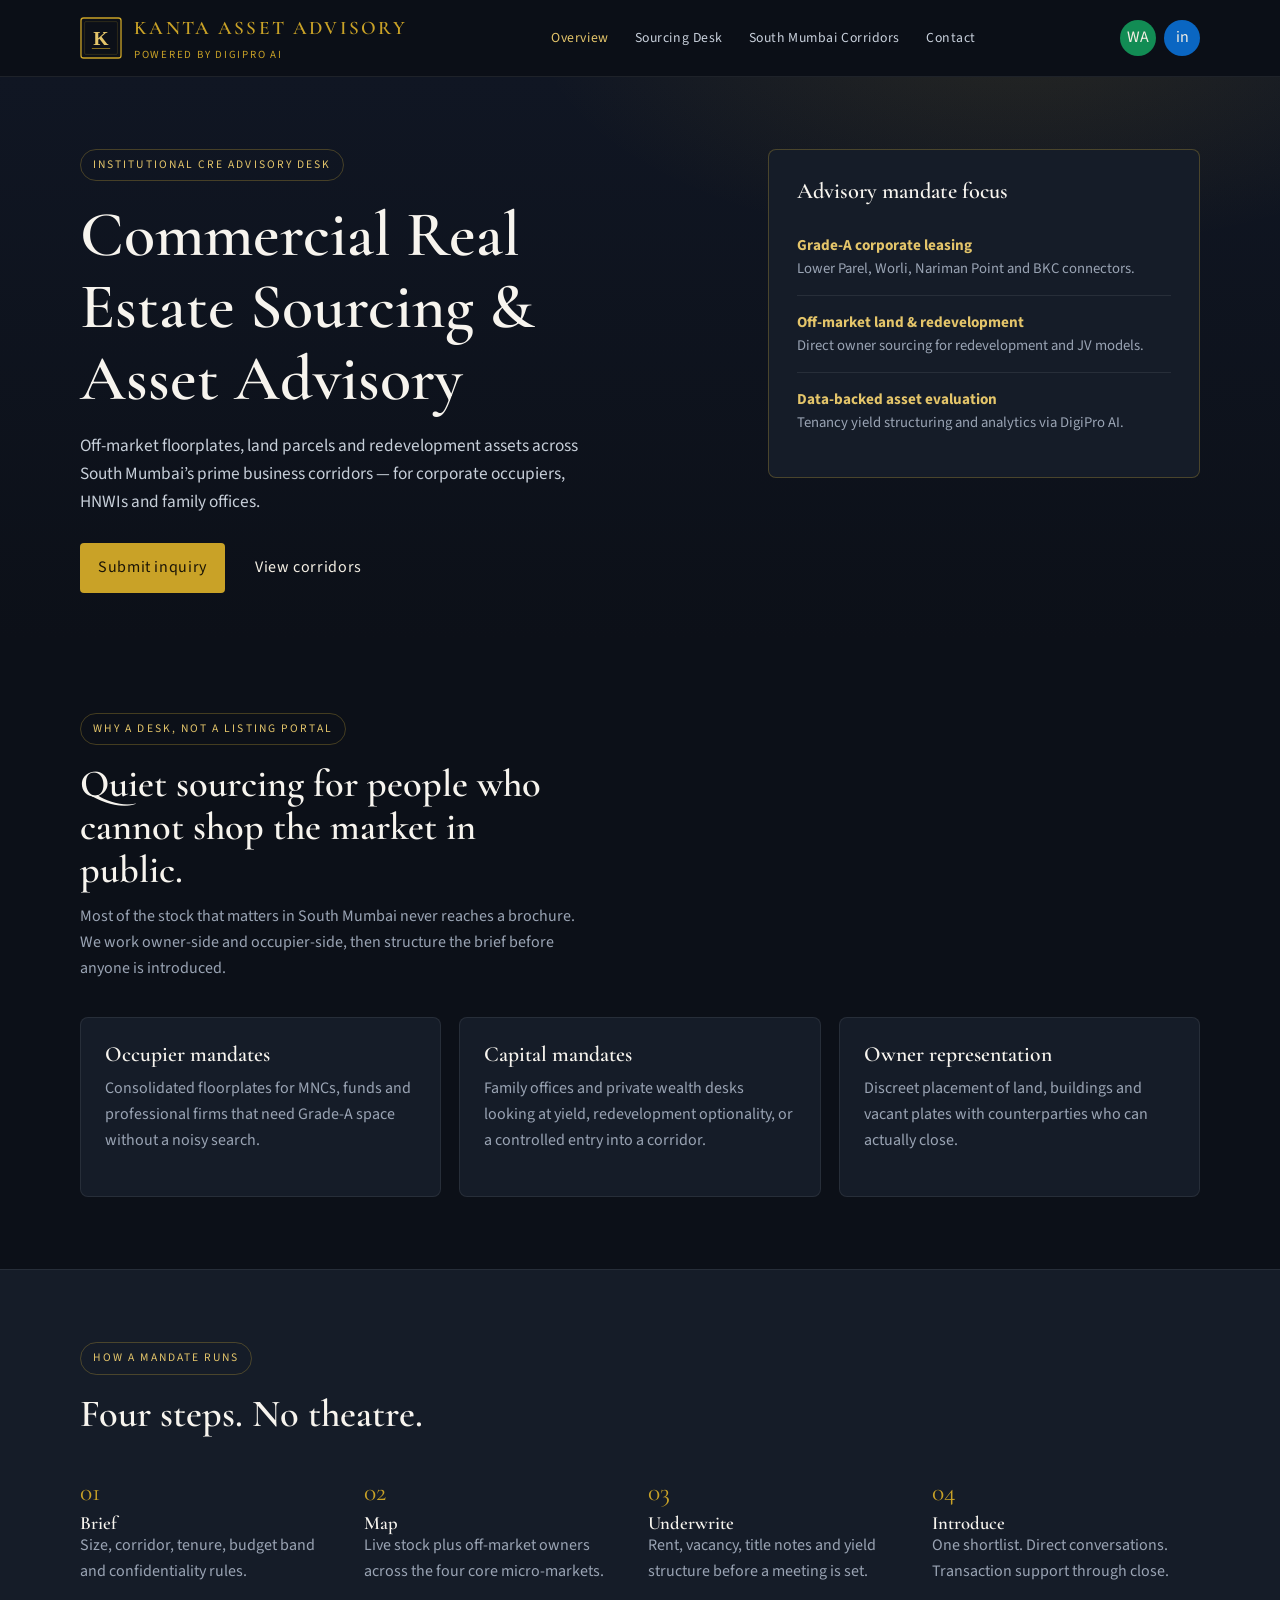
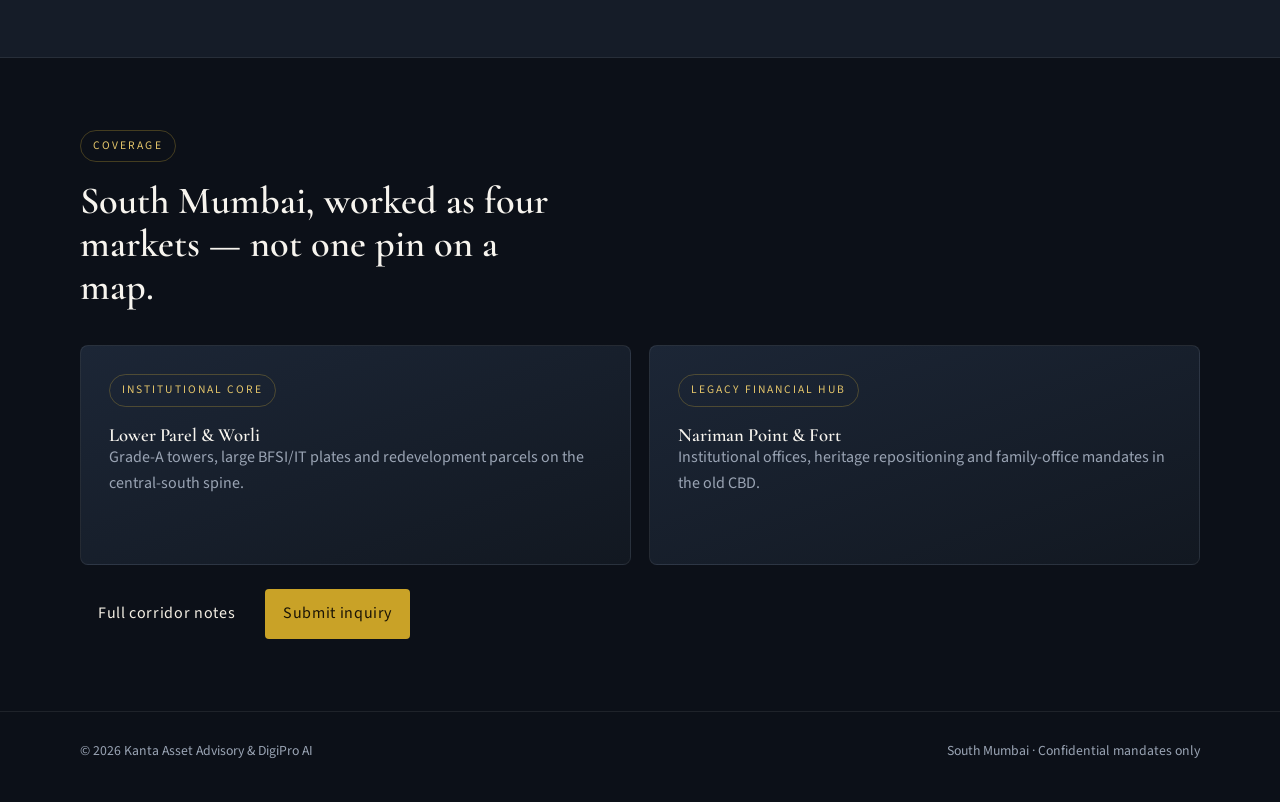
<file: index.html>
<!DOCTYPE html>
<html lang="en">
<head>
  <meta charset="UTF-8">
  <meta name="viewport" content="width=device-width, initial-scale=1.0">
  <title>Kanta Asset Advisory | Institutional CRE Sourcing, South Mumbai</title>
  <meta name="description" content="Off-market commercial floorplates, land parcels and redevelopment assets across South Mumbai. Confidential mandates for corporates, HNWIs and family offices.">
  <link rel="preconnect" href="https://fonts.googleapis.com">
  <link rel="preconnect" href="https://fonts.gstatic.com" crossorigin>
  <link href="https://fonts.googleapis.com/css2?family=Cormorant+Garamond:wght@500;600;700&family=Source+Sans+3:wght@400;500;600&display=swap" rel="stylesheet">
  <link rel="stylesheet" href="styles.css">
</head>
<body>
  <header class="topbar">
    <div class="wrap nav">
      <a class="brand" href="index.html">
        <img src="logo.svg" alt="Kanta Asset Advisory">
        <span class="brand-text">
          <strong>KANTA ASSET ADVISORY</strong>
          <span>Powered by DigiPro AI</span>
        </span>
      </a>
      <nav class="links" id="navLinks">
        <a class="active" href="index.html">Overview</a>
        <a href="sourcing-desk.html">Sourcing Desk</a>
        <a href="coverage.html">South Mumbai Corridors</a>
        <a href="contact.html">Contact</a>
      </nav>
      <div class="nav-cta">
        <a class="icon-btn wa" href="https://wa.me/919004099113" aria-label="WhatsApp">WA</a>
        <a class="icon-btn in" href="https://www.linkedin.com/in/kanta-cre" aria-label="LinkedIn">in</a>
        <button class="menu-btn" type="button" data-menu>MENU</button>
      </div>
    </div>
  </header>

  <section class="hero">
    <div class="wrap hero-grid">
      <div>
        <p class="kicker">Institutional CRE Advisory Desk</p>
        <h1>Commercial Real Estate Sourcing &amp; Asset Advisory</h1>
        <p class="lede">Off-market floorplates, land parcels and redevelopment assets across South Mumbai’s prime business corridors — for corporate occupiers, HNWIs and family offices.</p>
        <div class="actions">
          <button class="btn btn-gold" type="button" data-open-mandate>Submit inquiry</button>
          <a class="btn btn-ghost" href="coverage.html">View corridors</a>
        </div>
      </div>
      <aside class="mandate">
        <h3>Advisory mandate focus</h3>
        <div class="item">
          <strong>Grade-A corporate leasing</strong>
          <p>Lower Parel, Worli, Nariman Point and BKC connectors.</p>
        </div>
        <div class="item">
          <strong>Off-market land &amp; redevelopment</strong>
          <p>Direct owner sourcing for redevelopment and JV models.</p>
        </div>
        <div class="item">
          <strong>Data-backed asset evaluation</strong>
          <p>Tenancy yield structuring and analytics via DigiPro AI.</p>
        </div>
      </aside>
    </div>
  </section>

  <section>
    <div class="wrap">
      <div class="section-head">
        <p class="kicker">Why a desk, not a listing portal</p>
        <h2>Quiet sourcing for people who cannot shop the market in public.</h2>
        <p class="muted">Most of the stock that matters in South Mumbai never reaches a brochure. We work owner-side and occupier-side, then structure the brief before anyone is introduced.</p>
      </div>
      <div class="cards">
        <article class="card">
          <h3>Occupier mandates</h3>
          <p class="muted">Consolidated floorplates for MNCs, funds and professional firms that need Grade-A space without a noisy search.</p>
        </article>
        <article class="card">
          <h3>Capital mandates</h3>
          <p class="muted">Family offices and private wealth desks looking at yield, redevelopment optionality, or a controlled entry into a corridor.</p>
        </article>
        <article class="card">
          <h3>Owner representation</h3>
          <p class="muted">Discreet placement of land, buildings and vacant plates with counterparties who can actually close.</p>
        </article>
      </div>
    </div>
  </section>

  <section class="band">
    <div class="wrap">
      <div class="section-head">
        <p class="kicker">How a mandate runs</p>
        <h2>Four steps. No theatre.</h2>
      </div>
      <div class="steps">
        <div class="step"><div class="num">01</div><h3>Brief</h3><p class="muted">Size, corridor, tenure, budget band and confidentiality rules.</p></div>
        <div class="step"><div class="num">02</div><h3>Map</h3><p class="muted">Live stock plus off-market owners across the four core micro-markets.</p></div>
        <div class="step"><div class="num">03</div><h3>Underwrite</h3><p class="muted">Rent, vacancy, title notes and yield structure before a meeting is set.</p></div>
        <div class="step"><div class="num">04</div><h3>Introduce</h3><p class="muted">One shortlist. Direct conversations. Transaction support through close.</p></div>
      </div>
    </div>
  </section>

  <section>
    <div class="wrap">
      <div class="section-head">
        <p class="kicker">Coverage</p>
        <h2>South Mumbai, worked as four markets — not one pin on a map.</h2>
      </div>
      <div class="corridors">
        <article class="corridor">
          <p class="kicker">Institutional core</p>
          <h3>Lower Parel &amp; Worli</h3>
          <p class="muted">Grade-A towers, large BFSI/IT plates and redevelopment parcels on the central-south spine.</p>
        </article>
        <article class="corridor">
          <p class="kicker">Legacy financial hub</p>
          <h3>Nariman Point &amp; Fort</h3>
          <p class="muted">Institutional offices, heritage repositioning and family-office mandates in the old CBD.</p>
        </article>
      </div>
      <div class="actions" style="margin-top:24px">
        <a class="btn btn-ghost" href="coverage.html">Full corridor notes</a>
        <button class="btn btn-gold" type="button" data-open-mandate>Submit inquiry</button>
      </div>
    </div>
  </section>

  <footer>
    <div class="wrap foot">
      <div>© 2026 Kanta Asset Advisory &amp; DigiPro AI</div>
      <div>South Mumbai · Confidential mandates only</div>
    </div>
  </footer>

  <div class="modal hidden" id="mandateModal">
    <div class="modal-card">
      <button class="close" type="button" data-close-mandate aria-label="Close">×</button>
      <div class="modal-scroll">
        <p class="kicker">Confidential desk</p>
        <h2>Enquiry</h2>
        <form class="form" action="https://formspree.io/f/maenolzv" method="POST" data-formspree>
          <input type="hidden" name="_subject" value="South Mumbai CRE inquiry">
          <label>Name<input name="name" required></label>
          <label>Organisation<input name="organisation"></label>
          <label>Email<input type="email" name="email" required></label>
          <label>Phone<input name="phone"></label>
          <label>Inquiry type
            <select name="mandate">
              <option>Corporate leasing</option>
              <option>Acquisition</option>
              <option>Land / redevelopment</option>
              <option>Owner representation</option>
            </select>
          </label>
          <label>Brief<textarea name="message" placeholder="Corridor, size, timing, confidentiality notes."></textarea></label>
          <p data-status class="muted"></p>
          <button class="btn btn-gold" type="submit">Submit inquiry</button>
        </form>
      </div>
    </div>
  </div>
  <script src="script.js"></script>
</body>
</html>
</file>
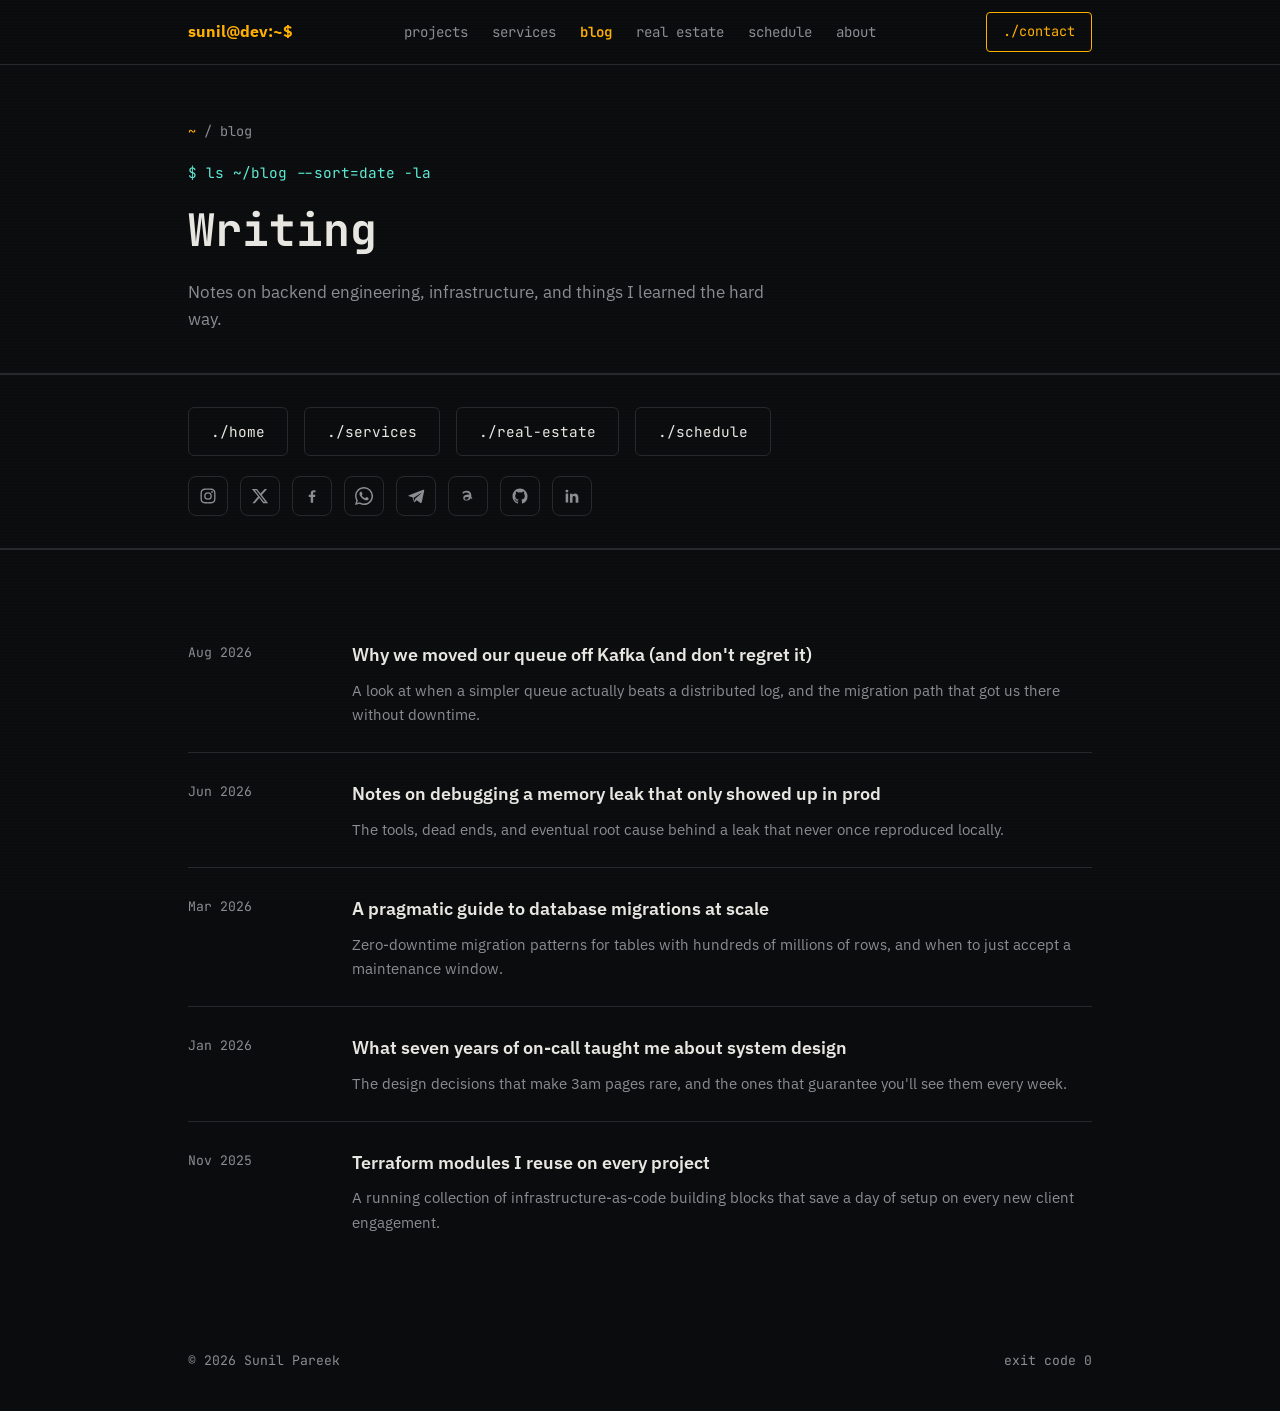
<file: blog.html>
<!DOCTYPE html>
<html lang="en">
<head>
<meta charset="UTF-8">
<meta name="viewport" content="width=device-width, initial-scale=1.0">
<title>Blog — Sunil Pareek</title>
<!-- Google tag (gtag.js) -->
<script async src="https://www.googletagmanager.com/gtag/js?id=G-QWC25E918B"></script>
<script>
  window.dataLayer = window.dataLayer || [];
  function gtag(){dataLayer.push(arguments);}
  gtag("js", new Date());
  gtag("config", "G-QWC25E918B");
</script>
<link rel="stylesheet" href="style.css">
</head>
<body>

<nav>
  <div class="wrap">
    <div class="logo">sunil@dev:~$</div>
    <ul class="navlinks">
      <li><a href="index.html#projects">projects</a></li>
      <li><a href="services.html">services</a></li>
      <li><a href="blog.html" class="active">blog</a></li>
      <li><a href="real-estate.html">real estate</a></li>
      <li><a href="schedule.html">schedule</a></li>
      <li><a href="index.html#about">about</a></li>
    </ul>
    <a class="navcta" href="index.html#contact">./contact</a>
  </div>
</nav>

<header class="page-hero">
  <div class="wrap">
    <div class="breadcrumb"><a href="index.html">~</a> / blog</div>
    <div class="eyebrow">$ ls ~/blog --sort=date -la</div>
    <h1>Writing</h1>
    <p class="lede">Notes on backend engineering, infrastructure, and things I learned the hard way.</p>
  </div>
</header>
<section class="section" style="padding:32px 0; border-bottom:1px solid var(--line);">
  <div class="wrap">
    <div class="actions-row">
      <div style="display:flex; gap:16px; flex-wrap:wrap;">
        <a class="btn btn-outline" href="index.html">./home</a>
        <a class="btn btn-outline" href="services.html">./services</a>
        <a class="btn btn-outline" href="real-estate.html">./real-estate</a>
        <a class="btn btn-outline" href="schedule.html">./schedule</a>
      </div>
      <div class="social-row">
        <a class="social-icon" href="https://instagram.com/graciasneil" target="_blank" rel="noopener" aria-label="Instagram">
          <svg viewBox="0 0 24 24"><path d="M12 2c-2.72 0-3.06.01-4.12.06-1.06.05-1.79.22-2.43.47a4.9 4.9 0 0 0-1.77 1.15A4.9 4.9 0 0 0 2.53 5.45c-.25.64-.42 1.37-.47 2.43C2.01 8.94 2 9.28 2 12s.01 3.06.06 4.12c.05 1.06.22 1.79.47 2.43a4.9 4.9 0 0 0 1.15 1.77 4.9 4.9 0 0 0 1.77 1.15c.64.25 1.37.42 2.43.47C8.94 21.99 9.28 22 12 22s3.06-.01 4.12-.06c1.06-.05 1.79-.22 2.43-.47a4.9 4.9 0 0 0 1.77-1.15 4.9 4.9 0 0 0 1.15-1.77c.25-.64.42-1.37.47-2.43.05-1.06.06-1.4.06-4.12s-.01-3.06-.06-4.12c-.05-1.06-.22-1.79-.47-2.43a4.9 4.9 0 0 0-1.15-1.77A4.9 4.9 0 0 0 18.55 2.53c-.64-.25-1.37-.42-2.43-.47C15.06 2.01 14.72 2 12 2zm0 1.8c2.67 0 2.99.01 4.04.06.98.04 1.5.21 1.86.35.47.18.8.4 1.15.75.35.35.57.68.75 1.15.14.36.31.88.35 1.86.05 1.05.06 1.37.06 4.04s-.01 2.99-.06 4.04c-.04.98-.21 1.5-.35 1.86-.18.47-.4.8-.75 1.15-.35.35-.68.57-1.15.75-.36.14-.88.31-1.86.35-1.05.05-1.37.06-4.04.06s-2.99-.01-4.04-.06c-.98-.04-1.5-.21-1.86-.35a3.1 3.1 0 0 1-1.15-.75 3.1 3.1 0 0 1-.75-1.15c-.14-.36-.31-.88-.35-1.86-.05-1.05-.06-1.37-.06-4.04s.01-2.99.06-4.04c.04-.98.21-1.5.35-1.86.18-.47.4-.8.75-1.15.35-.35.68-.57 1.15-.75.36-.14.88-.31 1.86-.35 1.05-.05 1.37-.06 4.04-.06zm0 3.06a5.14 5.14 0 1 0 0 10.28 5.14 5.14 0 0 0 0-10.28zm0 8.48a3.34 3.34 0 1 1 0-6.68 3.34 3.34 0 0 1 0 6.68zm6.54-8.68a1.2 1.2 0 1 1-2.4 0 1.2 1.2 0 0 1 2.4 0z"/></svg>
        </a>
        <a class="social-icon" href="https://x.com/kglit" target="_blank" rel="noopener" aria-label="X (Twitter)">
          <svg viewBox="0 0 24 24"><path d="M18.24 2.5h3.27l-7.15 8.17L22.8 21.5h-6.6l-5.17-6.76-5.92 6.76H1.83l7.65-8.74L1.2 2.5h6.77l4.67 6.18L18.24 2.5zm-1.15 17h1.81L7.02 4.4H5.08l12 15.1z"/></svg>
        </a>
        <a class="social-icon" href="https://www.facebook.com/digitalmold/" target="_blank" rel="noopener" aria-label="Facebook">
          <svg viewBox="0 0 24 24"><path d="M13.5 21v-7.7h2.6l.4-3h-3v-1.9c0-.87.24-1.46 1.5-1.46h1.6V4.3c-.28-.04-1.23-.12-2.34-.12-2.32 0-3.9 1.4-3.9 4v2.24H7.7v3h2.6V21h3.2z"/></svg>
        </a>
        <a class="social-icon" href="https://wa.me/919004099113" target="_blank" rel="noopener" aria-label="WhatsApp">
          <svg viewBox="0 0 24 24"><path d="M17.5 14.4c-.3-.15-1.77-.87-2.04-.97-.27-.1-.47-.15-.67.15-.2.3-.77.97-.94 1.17-.17.2-.35.22-.65.07-.3-.15-1.26-.46-2.4-1.47-.9-.8-1.5-1.78-1.67-2.08-.17-.3-.02-.46.13-.6.14-.14.3-.35.45-.52.15-.17.2-.3.3-.5.1-.2.05-.37-.02-.52-.07-.15-.67-1.6-.92-2.2-.24-.58-.48-.5-.67-.5-.17 0-.37-.02-.57-.02-.2 0-.52.07-.8.37-.27.3-1.05 1.02-1.05 2.5s1.08 2.9 1.23 3.1c.15.2 2.13 3.25 5.16 4.56.72.31 1.28.5 1.72.64.72.23 1.38.2 1.9.12.58-.09 1.77-.72 2.02-1.42.25-.7.25-1.3.17-1.42-.07-.12-.27-.2-.57-.35zM12.02 22h-.01a9.9 9.9 0 0 1-5.05-1.38l-.36-.22-3.76.99 1-3.66-.24-.37A9.9 9.9 0 0 1 2 12.05C2 6.5 6.5 2 12.03 2A9.9 9.9 0 0 1 22 12.02c0 5.55-4.5 10-9.98 9.98zm8.48-18.5A11.8 11.8 0 0 0 12.03.15C5.4.15.06 5.48.06 12.05a11.9 11.9 0 0 0 1.63 6.04L0 24l6.07-1.6a11.94 11.94 0 0 0 5.95 1.6h.01c6.63 0 12-5.33 12-11.93a11.9 11.9 0 0 0-3.53-8.57z"/></svg>
        </a>
        <a class="social-icon" href="https://t.me/NeilGracias" target="_blank" rel="noopener" aria-label="Telegram">
          <svg viewBox="0 0 24 24"><path d="M21.5 3.5 2.7 10.9c-1.15.47-1.14 1.12-.21 1.4l4.8 1.5 1.85 5.66c.22.6.37.83.75.83.3 0 .43-.14.6-.3l2.5-2.4 4.9 3.6c.9.5 1.55.24 1.78-.83l3.2-15.1c.32-1.3-.5-1.9-1.37-1.55zM8.6 14.5l9.6-6.1c.45-.28.86-.13.52.18l-7.9 7.2-.3 3.3z"/></svg>
        </a>
        <a class="social-icon" href="https://www.threads.net/@graciasneil" target="_blank" rel="noopener" aria-label="Threads">
          <svg viewBox="0 0 24 24"><path d="M16.5 11.4c-.1-4.1-2.4-6.5-6.4-6.5-2.6 0-4.7 1.1-5.8 3l1.8 1.2c.7-1.2 1.9-1.9 3.9-1.9 2.4 0 3.6 1.2 3.9 3.1-1-.15-2.1-.2-3.2-.1-3.2.25-5.2 1.9-5.1 4.3.1 2.4 2.3 3.8 5 3.65 2.3-.13 3.9-1.3 4.5-3.1.4.3.7.6.9 1l1.9-1.2c-.4-.6-.9-1.15-1.5-1.6.05-.6.05-1.2.02-1.85zm-6.2 5.5c-1.5.08-2.7-.5-2.75-1.6-.05-1.05 1.1-1.75 2.85-1.85.5-.03 1-.02 1.5.04.4.05.75.13 1.05.24-.2 2.1-1.3 3.1-2.65 3.17z"/></svg>
        </a>
        <a class="social-icon" href="https://github.com/digiproinfotech" target="_blank" rel="noopener" aria-label="GitHub">
          <svg viewBox="0 0 24 24"><path d="M12 2C6.48 2 2 6.58 2 12.2c0 4.5 2.87 8.32 6.84 9.67.5.1.68-.22.68-.49v-1.9c-2.78.62-3.37-1.2-3.37-1.2-.46-1.2-1.11-1.52-1.11-1.52-.9-.63.07-.62.07-.62 1 .07 1.53 1.05 1.53 1.05.9 1.56 2.36 1.11 2.93.85.09-.66.35-1.11.63-1.37-2.22-.26-4.56-1.14-4.56-5.07 0-1.12.39-2.03 1.03-2.75-.1-.26-.45-1.3.1-2.7 0 0 .84-.27 2.75 1.05a9.4 9.4 0 0 1 5 0c1.9-1.32 2.75-1.05 2.75-1.05.55 1.4.2 2.44.1 2.7.64.72 1.03 1.63 1.03 2.75 0 3.94-2.34 4.8-4.57 5.06.36.32.68.94.68 1.9v2.82c0 .27.18.6.69.49A10.02 10.02 0 0 0 22 12.2C22 6.58 17.52 2 12 2z"/></svg>
        </a>
        <a class="social-icon" href="https://linkedin.com/in/digiproinfotech" target="_blank" rel="noopener" aria-label="LinkedIn">
          <svg viewBox="0 0 24 24"><path d="M6.94 8.5H3.56V20.5h3.38V8.5zM5.25 3.5a1.96 1.96 0 1 0 0 3.92 1.96 1.96 0 0 0 0-3.92zM20.5 20.5v-6.6c0-3.53-1.88-5.17-4.4-5.17-2.02 0-2.93 1.11-3.43 1.9v-1.63h-3.38c.05 1 0 12 0 12h3.38v-6.7c0-.36.03-.72.13-.98.29-.72.94-1.47 2.04-1.47 1.44 0 2.02 1.1 2.02 2.7v6.45h3.64z"/></svg>
        </a>
      </div>
    </div>
  </div>
</section>

<section class="section">
  <div class="wrap">
    <div class="blog-full-list">
      <a class="blog-full-post" href="#">
        <span class="date">Aug 2026</span>
        <div>
          <h3>Why we moved our queue off Kafka (and don't regret it)</h3>
          <p>A look at when a simpler queue actually beats a distributed log, and the migration path that got us there without downtime.</p>
        </div>
      </a>
      <a class="blog-full-post" href="#">
        <span class="date">Jun 2026</span>
        <div>
          <h3>Notes on debugging a memory leak that only showed up in prod</h3>
          <p>The tools, dead ends, and eventual root cause behind a leak that never once reproduced locally.</p>
        </div>
      </a>
      <a class="blog-full-post" href="#">
        <span class="date">Mar 2026</span>
        <div>
          <h3>A pragmatic guide to database migrations at scale</h3>
          <p>Zero-downtime migration patterns for tables with hundreds of millions of rows, and when to just accept a maintenance window.</p>
        </div>
      </a>
      <a class="blog-full-post" href="#">
        <span class="date">Jan 2026</span>
        <div>
          <h3>What seven years of on-call taught me about system design</h3>
          <p>The design decisions that make 3am pages rare, and the ones that guarantee you'll see them every week.</p>
        </div>
      </a>
      <a class="blog-full-post" href="#">
        <span class="date">Nov 2025</span>
        <div>
          <h3>Terraform modules I reuse on every project</h3>
          <p>A running collection of infrastructure-as-code building blocks that save a day of setup on every new client engagement.</p>
        </div>
      </a>
    </div>
  </div>
</section>

<footer>
  <div class="wrap" style="display:flex; justify-content:space-between; width:100%; flex-wrap:wrap; gap:8px;">
    <span>© 2026 Sunil Pareek</span>
    <span>exit code 0</span>
  </div>
</footer>

</body>
</html>
</file>
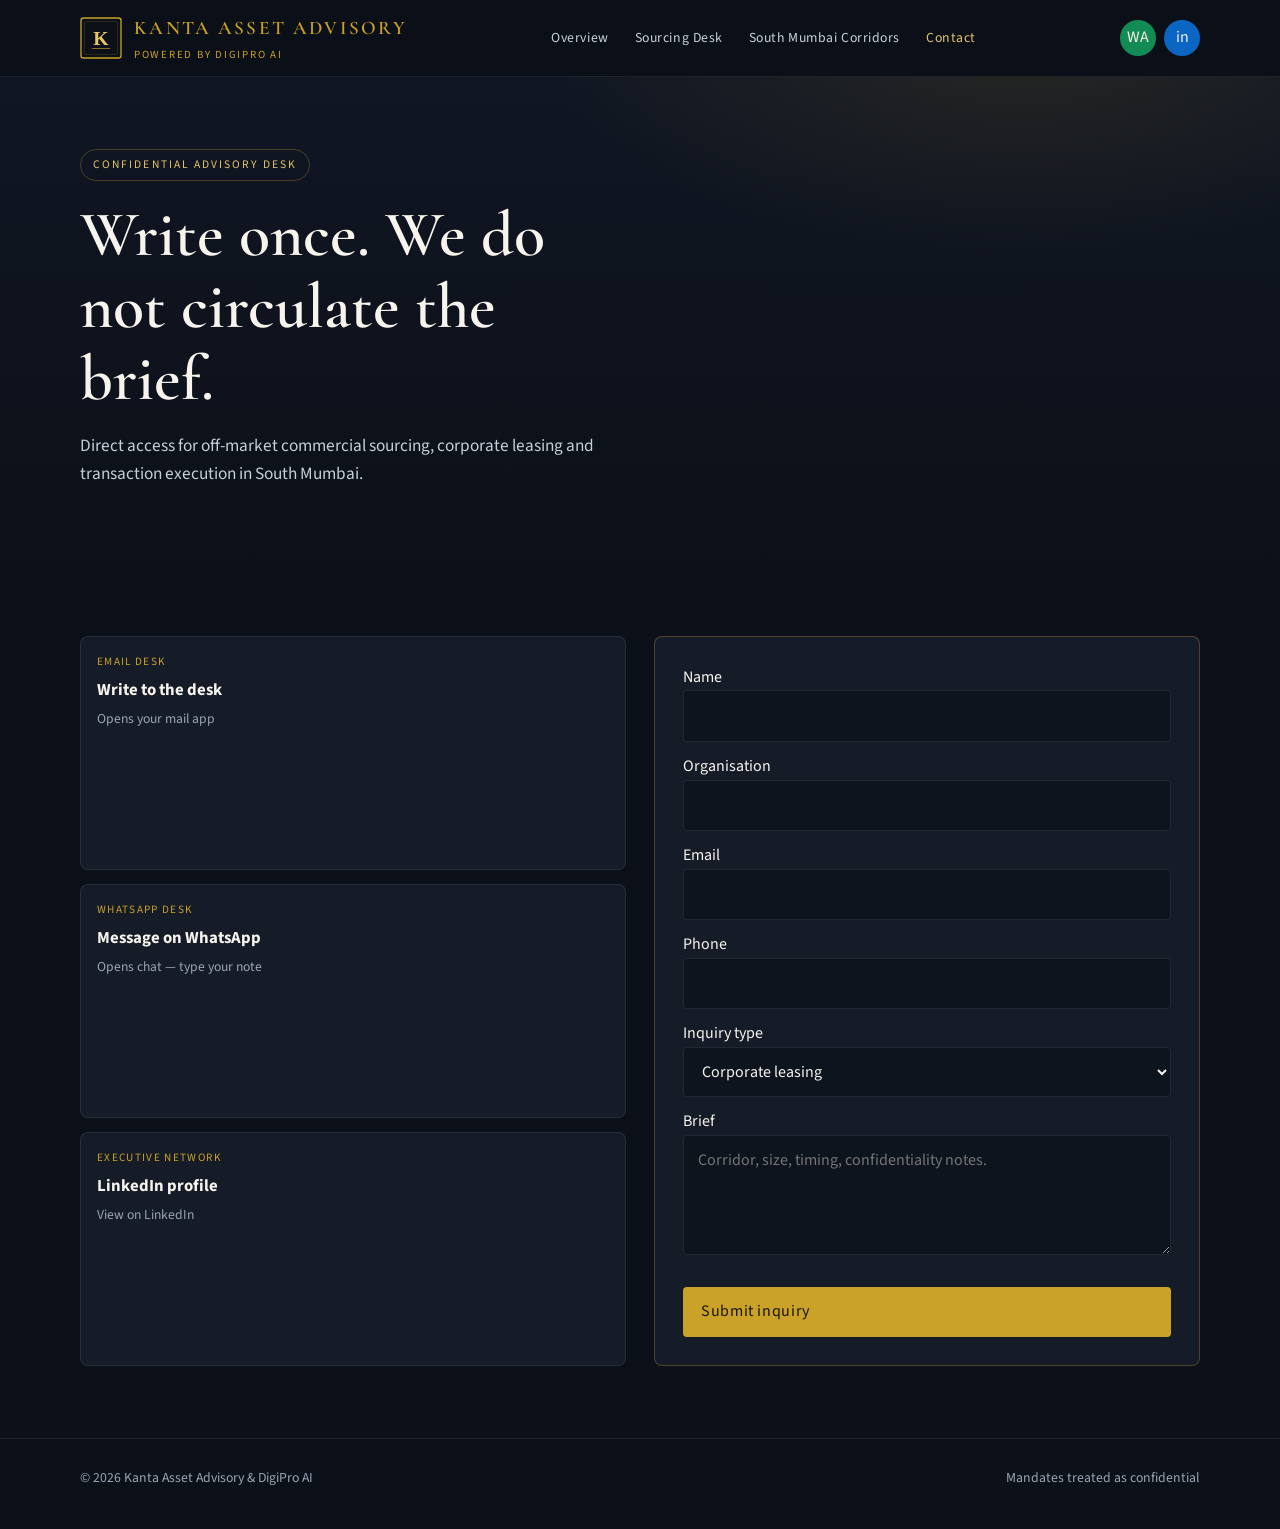
<file: contact.html>
<!DOCTYPE html>
<html lang="en">
<head>
  <meta charset="UTF-8">
  <meta name="viewport" content="width=device-width, initial-scale=1.0">
  <title>Confidential Desk | Kanta Asset Advisory</title>
  <meta name="description" content="Direct advisory access for off-market commercial sourcing and corporate leasing in South Mumbai.">
  <link rel="preconnect" href="https://fonts.googleapis.com">
  <link rel="preconnect" href="https://fonts.gstatic.com" crossorigin>
  <link href="https://fonts.googleapis.com/css2?family=Cormorant+Garamond:wght@500;600;700&family=Source+Sans+3:wght@400;500;600&display=swap" rel="stylesheet">
  <link rel="stylesheet" href="styles.css">
</head>
<body>
  <header class="topbar">
    <div class="wrap nav">
      <a class="brand" href="index.html">
        <img src="logo.svg" alt="Kanta Asset Advisory">
        <span class="brand-text">
          <strong>KANTA ASSET ADVISORY</strong>
          <span>Powered by DigiPro AI</span>
        </span>
      </a>
      <nav class="links" id="navLinks">
        <a href="index.html">Overview</a>
        <a href="sourcing-desk.html">Sourcing Desk</a>
        <a href="coverage.html">South Mumbai Corridors</a>
        <a class="active" href="contact.html">Contact</a>
      </nav>
      <div class="nav-cta">
        <a class="icon-btn wa" href="https://wa.me/919004099113" aria-label="WhatsApp">WA</a>
        <a class="icon-btn in" href="https://www.linkedin.com/in/kanta-cre" aria-label="LinkedIn">in</a>
        <button class="menu-btn" type="button" data-menu>MENU</button>
      </div>
    </div>
  </header>

  <section class="hero">
    <div class="wrap">
      <p class="kicker">Confidential advisory desk</p>
      <h1>Write once. We do not circulate the brief.</h1>
      <p class="lede">Direct access for off-market commercial sourcing, corporate leasing and transaction execution in South Mumbai.</p>
    </div>
  </section>

  <section>
    <div class="wrap contact-grid">
      <div class="contact-list">
        <a class="desk-btn" href="mailto:sunil@digiproai.com">
          <small>Email desk</small>
          <strong>Write to the desk</strong>
          <span class="desk-hint">Opens your mail app</span>
        </a>
        <a class="desk-btn desk-wa" href="https://wa.me/919004099113">
          <small>WhatsApp desk</small>
          <strong>Message on WhatsApp</strong>
          <span class="desk-hint">Opens chat — type your note</span>
        </a>
        <a class="desk-btn" href="https://www.linkedin.com/in/kanta-cre">
          <small>Executive network</small>
          <strong>LinkedIn profile</strong>
          <span class="desk-hint">View on LinkedIn</span>
        </a>
      </div>
      <form class="form" action="https://formspree.io/f/maenolzv" method="POST" data-formspree>
        <input type="hidden" name="_subject" value="South Mumbai CRE inquiry">
        <label>Name<input name="name" required></label>
        <label>Organisation<input name="organisation"></label>
        <label>Email<input type="email" name="email" required></label>
        <label>Phone<input name="phone"></label>
        <label>Inquiry type
          <select name="mandate">
            <option>Corporate leasing</option>
            <option>Acquisition</option>
            <option>Land / redevelopment</option>
            <option>Owner representation</option>
          </select>
        </label>
        <label>Brief<textarea name="message" placeholder="Corridor, size, timing, confidentiality notes."></textarea></label>
        <p data-status class="muted"></p>
        <button class="btn btn-gold" type="submit">Submit inquiry</button>
      </form>
    </div>
  </section>

  <footer>
    <div class="wrap foot">
      <div>© 2026 Kanta Asset Advisory &amp; DigiPro AI</div>
      <div>Mandates treated as confidential</div>
    </div>
  </footer>
  <script src="script.js"></script>
</body>
</html>
</file>
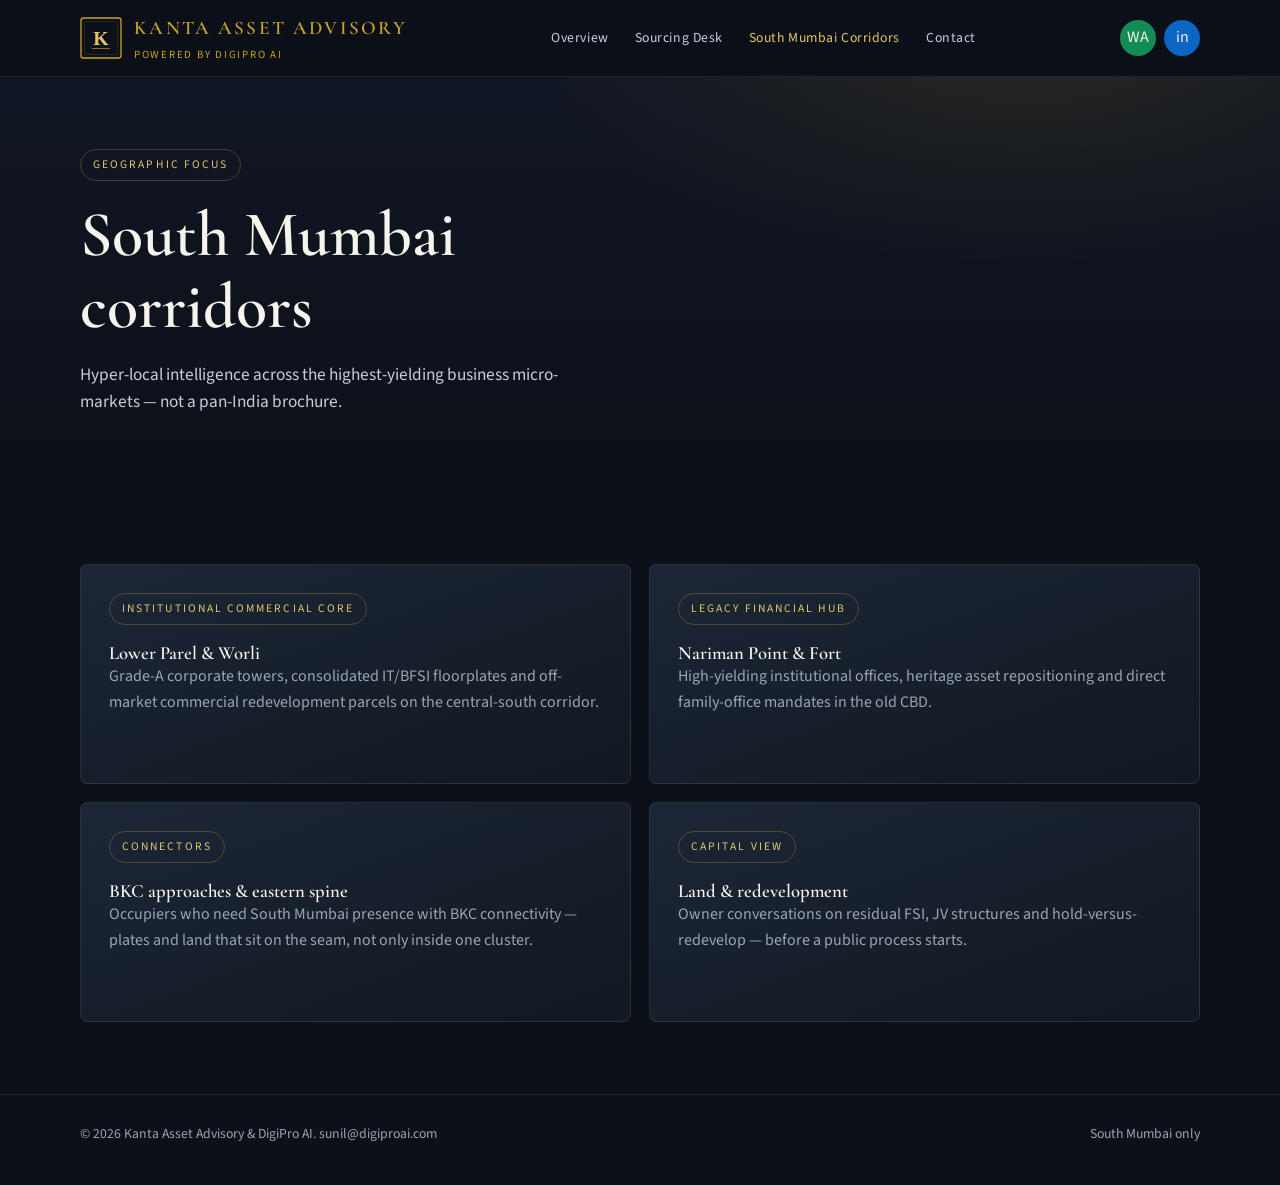
<file: coverage.html>
<!DOCTYPE html>
<html lang="en">
<head>
  <meta charset="UTF-8">
  <meta name="viewport" content="width=device-width, initial-scale=1.0">
  <title>South Mumbai Corridors | Kanta Asset Advisory</title>
  <meta name="description" content="Hyper-local coverage of Lower Parel, Worli, Nariman Point, Fort and BKC connectors.">
  <link rel="preconnect" href="https://fonts.googleapis.com">
  <link rel="preconnect" href="https://fonts.gstatic.com" crossorigin>
  <link href="https://fonts.googleapis.com/css2?family=Cormorant+Garamond:wght@500;600;700&family=Source+Sans+3:wght@400;500;600&display=swap" rel="stylesheet">
  <link rel="stylesheet" href="styles.css">
</head>
<body>
  <header class="topbar">
    <div class="wrap nav">
      <a class="brand" href="index.html">
        <img src="logo.svg" alt="Kanta Asset Advisory">
        <span class="brand-text">
          <strong>KANTA ASSET ADVISORY</strong>
          <span>Powered by DigiPro AI</span>
        </span>
      </a>
      <nav class="links" id="navLinks">
        <a href="index.html">Overview</a>
        <a href="sourcing-desk.html">Sourcing Desk</a>
        <a class="active" href="coverage.html">South Mumbai Corridors</a>
        <a href="contact.html">Contact</a>
      </nav>
      <div class="nav-cta">
        <a class="icon-btn wa" href="https://wa.me/919004099113?text=Inquiry%20regarding%20South%20Mumbai%20CRE%20Mandate" aria-label="WhatsApp">WA</a>
        <a class="icon-btn in" href="https://www.linkedin.com/in/kanta-cre" aria-label="LinkedIn">in</a>
        <button class="menu-btn" type="button" data-menu>MENU</button>
      </div>
    </div>
  </header>

  <section class="hero">
    <div class="wrap">
      <p class="kicker">Geographic focus</p>
      <h1>South Mumbai corridors</h1>
      <p class="lede">Hyper-local intelligence across the highest-yielding business micro-markets — not a pan-India brochure.</p>
    </div>
  </section>

  <section>
    <div class="wrap corridors">
      <article class="corridor">
        <p class="kicker">Institutional commercial core</p>
        <h3>Lower Parel &amp; Worli</h3>
        <p class="muted">Grade-A corporate towers, consolidated IT/BFSI floorplates and off-market commercial redevelopment parcels on the central-south corridor.</p>
      </article>
      <article class="corridor">
        <p class="kicker">Legacy financial hub</p>
        <h3>Nariman Point &amp; Fort</h3>
        <p class="muted">High-yielding institutional offices, heritage asset repositioning and direct family-office mandates in the old CBD.</p>
      </article>
      <article class="corridor">
        <p class="kicker">Connectors</p>
        <h3>BKC approaches &amp; eastern spine</h3>
        <p class="muted">Occupiers who need South Mumbai presence with BKC connectivity — plates and land that sit on the seam, not only inside one cluster.</p>
      </article>
      <article class="corridor">
        <p class="kicker">Capital view</p>
        <h3>Land &amp; redevelopment</h3>
        <p class="muted">Owner conversations on residual FSI, JV structures and hold-versus-redevelop — before a public process starts.</p>
      </article>
    </div>
  </section>

  <footer>
    <div class="wrap foot">
      <div>© 2026 Kanta Asset Advisory &amp; DigiPro AI. <a href="mailto:sunil@digiproai.com">sunil@digiproai.com</a></div>
      <div>South Mumbai only</div>
    </div>
  </footer>
  <script src="script.js"></script>
</body>
</html>
</file>
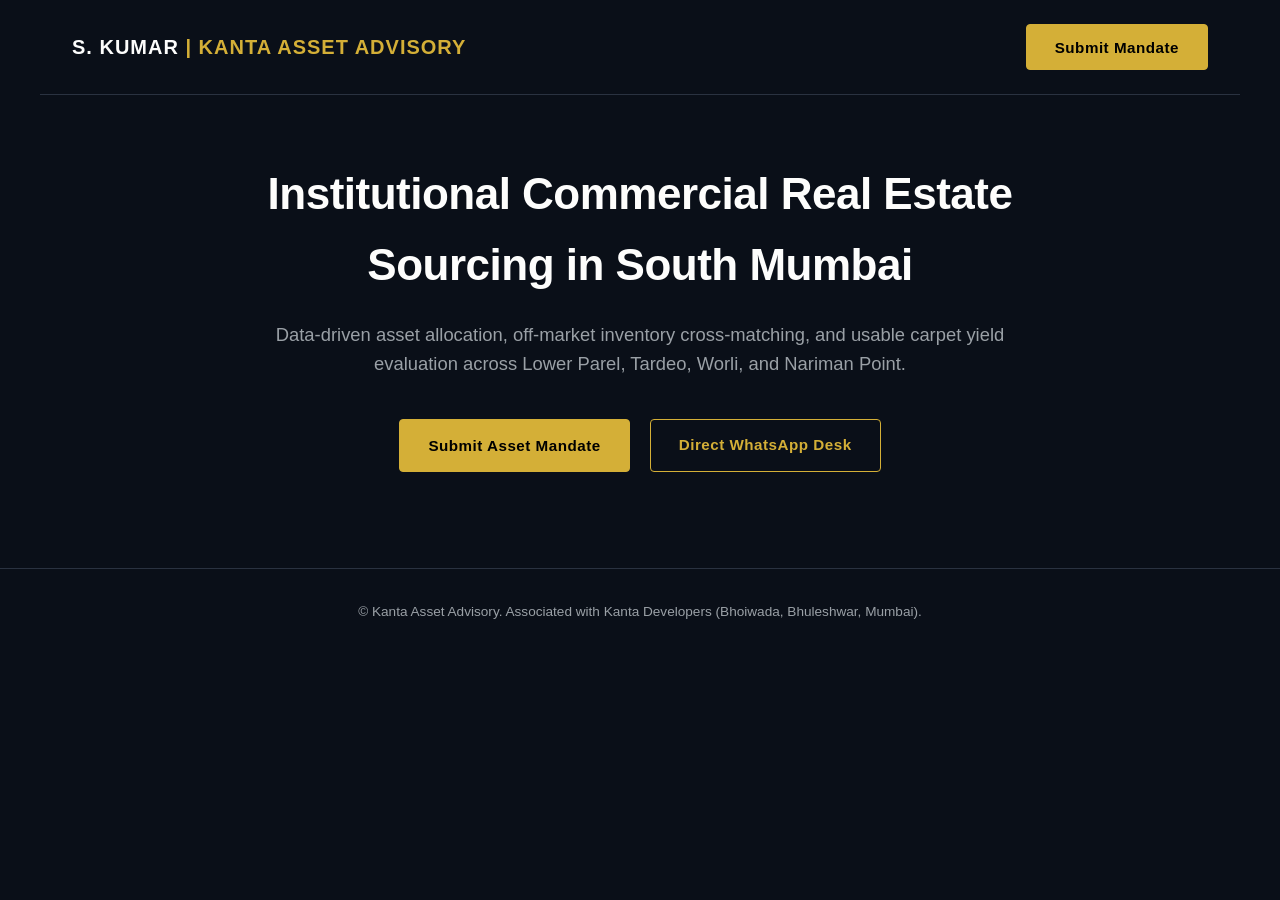
<file: index2.html>
<!DOCTYPE html>
<html lang="en">
<head>
    <meta charset="UTF-8">
    <meta name="viewport" content="width=device-width, initial-scale=1.0">
    <title>Kanta Asset Advisory | Institutional CRE Sourcing</title>
    <style>
        /* Modern CSS Reset & Design Variables */
        :root {
            --bg-color: #0a0f18;       /* Matte Charcoal Black */
            --card-bg: #121824;      /* Slightly Lighter Charcoal */
            --accent-gold: #d4af37;  /* Premium Metallic Gold */
            --gold-hover: #f3c649;   /* Bright Gold Hover */
            --text-main: #fdfdfc;    /* Off-White Canvas */
            --text-muted: #9aa0a6;   /* Muted Grey */
            --border-color: #2a3240; /* Subtle Divider */
        }

        * {
            box-sizing: border-box;
            margin: 0;
            padding: 0;
            font-family: -apple-system, BlinkMacSystemFont, "Segoe UI", Roboto, Helvetica, Arial, sans-serif;
        }

        body {
            background-color: var(--bg-color);
            color: var(--text-main);
            line-height: 1.6;
            padding: 0;
            margin: 0;
        }

        /* Container & Navigation */
        header {
            border-bottom: 1px solid var(--border-color);
            padding: 1.5rem 2rem;
            display: flex;
            justify-content: space-between;
            align-items: center;
            max-width: 1200px;
            margin: 0 auto;
        }

        .brand {
            font-size: 1.25rem;
            font-weight: 700;
            letter-spacing: 1px;
            color: var(--text-main);
        }

        .brand span {
            color: var(--accent-gold);
        }

        .nav-actions {
            display: flex;
            gap: 1rem;
        }

        /* Hero Section */
        .hero {
            max-width: 1000px;
            margin: 4rem auto;
            padding: 0 2rem;
            text-align: center;
        }

        .hero h1 {
            font-size: 2.75rem;
            font-weight: 600;
            letter-spacing: -0.5px;
            margin-bottom: 1.25rem;
            color: var(--text-main);
        }

        .hero p {
            font-size: 1.15rem;
            color: var(--text-muted);
            max-width: 750px;
            margin: 0 auto 2.5rem auto;
        }

        /* Button Framework - High Contrast & Guaranteed Visibility */
        .btn {
            display: inline-block;
            cursor: pointer;
            text-decoration: none;
            font-size: 0.95rem;
            font-weight: 600;
            letter-spacing: 0.5px;
            padding: 0.85rem 1.75rem;
            border-radius: 4px;
            transition: all 0.2s ease-in-out;
            border: 1px solid transparent;
            text-align: center;
            visibility: visible !important;
            opacity: 1 !important;
        }

        .btn-primary {
            background-color: var(--accent-gold);
            color: #000000;
            border-color: var(--accent-gold);
        }

        .btn-primary:hover {
            background-color: var(--gold-hover);
            border-color: var(--gold-hover);
        }

        .btn-secondary {
            background-color: transparent;
            color: var(--accent-gold);
            border-color: var(--accent-gold);
        }

        .btn-secondary:hover {
            background-color: rgba(212, 175, 55, 0.1);
        }

        .cta-group {
            display: flex;
            justify-content: center;
            gap: 1.25rem;
            flex-wrap: wrap;
        }

        /* Lead Capture Modal Overlay */
        .modal-overlay {
            display: none; /* Hidden by default */
            position: fixed;
            top: 0;
            left: 0;
            width: 100%;
            height: 100%;
            background-color: rgba(0, 0, 0, 0.85);
            z-index: 9999;
            align-items: center;
            justify-content: center;
            padding: 1rem;
        }

        .modal-content {
            background-color: var(--card-bg);
            border: 1px solid var(--accent-gold);
            border-radius: 6px;
            width: 100%;
            max-width: 500px;
            padding: 2.5rem;
            position: relative;
            box-shadow: 0 10px 30px rgba(0,0,0,0.5);
        }

        .modal-close {
            position: absolute;
            top: 1rem;
            right: 1.25rem;
            background: none;
            border: none;
            color: var(--text-muted);
            font-size: 1.5rem;
            cursor: pointer;
        }

        .form-group {
            margin-bottom: 1.25rem;
            text-align: left;
        }

        .form-group label {
            display: block;
            font-size: 0.85rem;
            color: var(--text-muted);
            margin-bottom: 0.4rem;
            text-transform: uppercase;
            letter-spacing: 0.5px;
        }

        .form-group input, .form-group textarea {
            width: 100%;
            padding: 0.75rem;
            background-color: var(--bg-color);
            border: 1px solid var(--border-color);
            border-radius: 4px;
            color: var(--text-main);
            font-size: 0.95rem;
        }

        .form-group input:focus, .form-group textarea:focus {
            outline: none;
            border-color: var(--accent-gold);
        }

        #form-status {
            margin-top: 1rem;
            font-size: 0.9rem;
            text-align: center;
        }

        /* Footer */
        footer {
            border-top: 1px solid var(--border-color);
            padding: 2rem;
            text-align: center;
            font-size: 0.85rem;
            color: var(--text-muted);
            margin-top: 6rem;
        }
    </style>
</head>
<body>

    <header>
        <div class="brand">S. KUMAR <span>| KANTA ASSET ADVISORY</span></div>
        <div class="nav-actions">
            <button class="btn btn-primary" onclick="openModal()">Submit Mandate</button>
        </div>
    </header>

    <section class="hero">
        <h1>Institutional Commercial Real Estate Sourcing in South Mumbai</h1>
        <p>Data-driven asset allocation, off-market inventory cross-matching, and usable carpet yield evaluation across Lower Parel, Tardeo, Worli, and Nariman Point.</p>
        
        <div class="cta-group">
            <button class="btn btn-primary" onclick="openModal()">Submit Asset Mandate</button>
            <a href="https://wa.me/919004099113?text=Hello%20S.%20Kumar,%20I%20would%20like%20to%20discuss%20a%20commercial%20asset%20mandate." class="btn btn-secondary" target="_blank">Direct WhatsApp Desk</a>
        </div>
    </section>

    <!-- Lead Capture Modal -->
    <div class="modal-overlay" id="mandateModal">
        <div class="modal-content">
            <button class="modal-close" onclick="closeModal()">&times;</button>
            <h3 style="margin-bottom: 0.5rem; color: var(--accent-gold);">Commercial Asset Mandate</h3>
            <p style="font-size: 0.85rem; color: var(--text-muted); margin-bottom: 1.5rem;">Submit your corporate acquisition or leasing requirements directly to our primary sourcing desk.</p>
            
            <form id="mandateForm">
                <div class="form-group">
                    <label for="name">Full Name / Organization</label>
                    <input type="text" id="name" name="name" required placeholder="e.g., Apex Financial Services">
                </div>
                <div class="form-group">
                    <label for="email">Corporate Email</label>
                    <input type="email" id="email" name="email" required placeholder="name@company.com">
                </div>
                <div class="form-group">
                    <label for="phone">Direct Contact Number</label>
                    <input type="tel" id="phone" name="phone" required placeholder="+91 98765 43210">
                </div>
                <div class="form-group">
                    <label for="requirements">Asset Requirements (Micro-Market, Carpet Area, Timeline)</label>
                    <textarea id="requirements" name="requirements" rows="3" required placeholder="e.g., 15,000 sq. ft. Grade-A space in Lower Parel / Worli within Q4 2026."></textarea>
                </div>
                
                <button type="submit" class="btn btn-primary" style="width: 100%;">Transmit Mandate</button>
                <div id="form-status"></div>
            </form>
        </div>
    </div>

    <footer>
        <p>&copy; Kanta Asset Advisory. Associated with Kanta Developers (Bhoiwada, Bhuleshwar, Mumbai).</p>
    </footer>

    <!-- Formspree & Modal JavaScript Logic -->
    <script>
        function openModal() {
            document.getElementById('mandateModal').style.display = 'flex';
        }

        function closeModal() {
            document.getElementById('mandateModal').style.display = 'none';
        }

        // Close modal if user clicks outside of modal content
        window.onclick = function(event) {
            const modal = document.getElementById('mandateModal');
            if (event.target === modal) {
                closeModal();
            }
        }

        // Vanilla JS Formspree AJAX Routing (Form ID Endpoint: maenolzv)
        const form = document.getElementById("mandateForm");
        const status = document.getElementById("form-status");

        async function handleSubmit(event) {
            event.preventDefault();
            const data = new FormData(event.target);
            
            status.style.color = "var(--text-muted)";
            status.innerHTML = "Transmitting mandate...";

            fetch("https://formspree.io/f/maenolzv", {
                method: "POST",
                body: data,
                headers: {
                    'Accept': 'application/json'
                }
            }).then(response => {
                if (response.ok) {
                    status.style.color = "var(--accent-gold)";
                    status.innerHTML = "Mandate received. Our sourcing desk will reach out within 24 hours.";
                    form.reset();
                    setTimeout(() => {
                        closeModal();
                        status.innerHTML = "";
                    }, 3000);
                } else {
                    response.json().then(data => {
                        status.style.color = "#ff4d4d";
                        if (Object.hasOwn(data, 'errors')) {
                            status.innerHTML = data["errors"].map(error => error["message"]).join(", ");
                        } else {
                            status.innerHTML = "Transmission error. Please try again or use direct WhatsApp.";
                        }
                    });
                }
            }).catch(error => {
                status.style.color = "#ff4d4d";
                status.innerHTML = "Transmission error. Please try again or use direct WhatsApp.";
            });
        }

        form.addEventListener("submit", handleSubmit);
    </script>
</body>
</html>
</file>
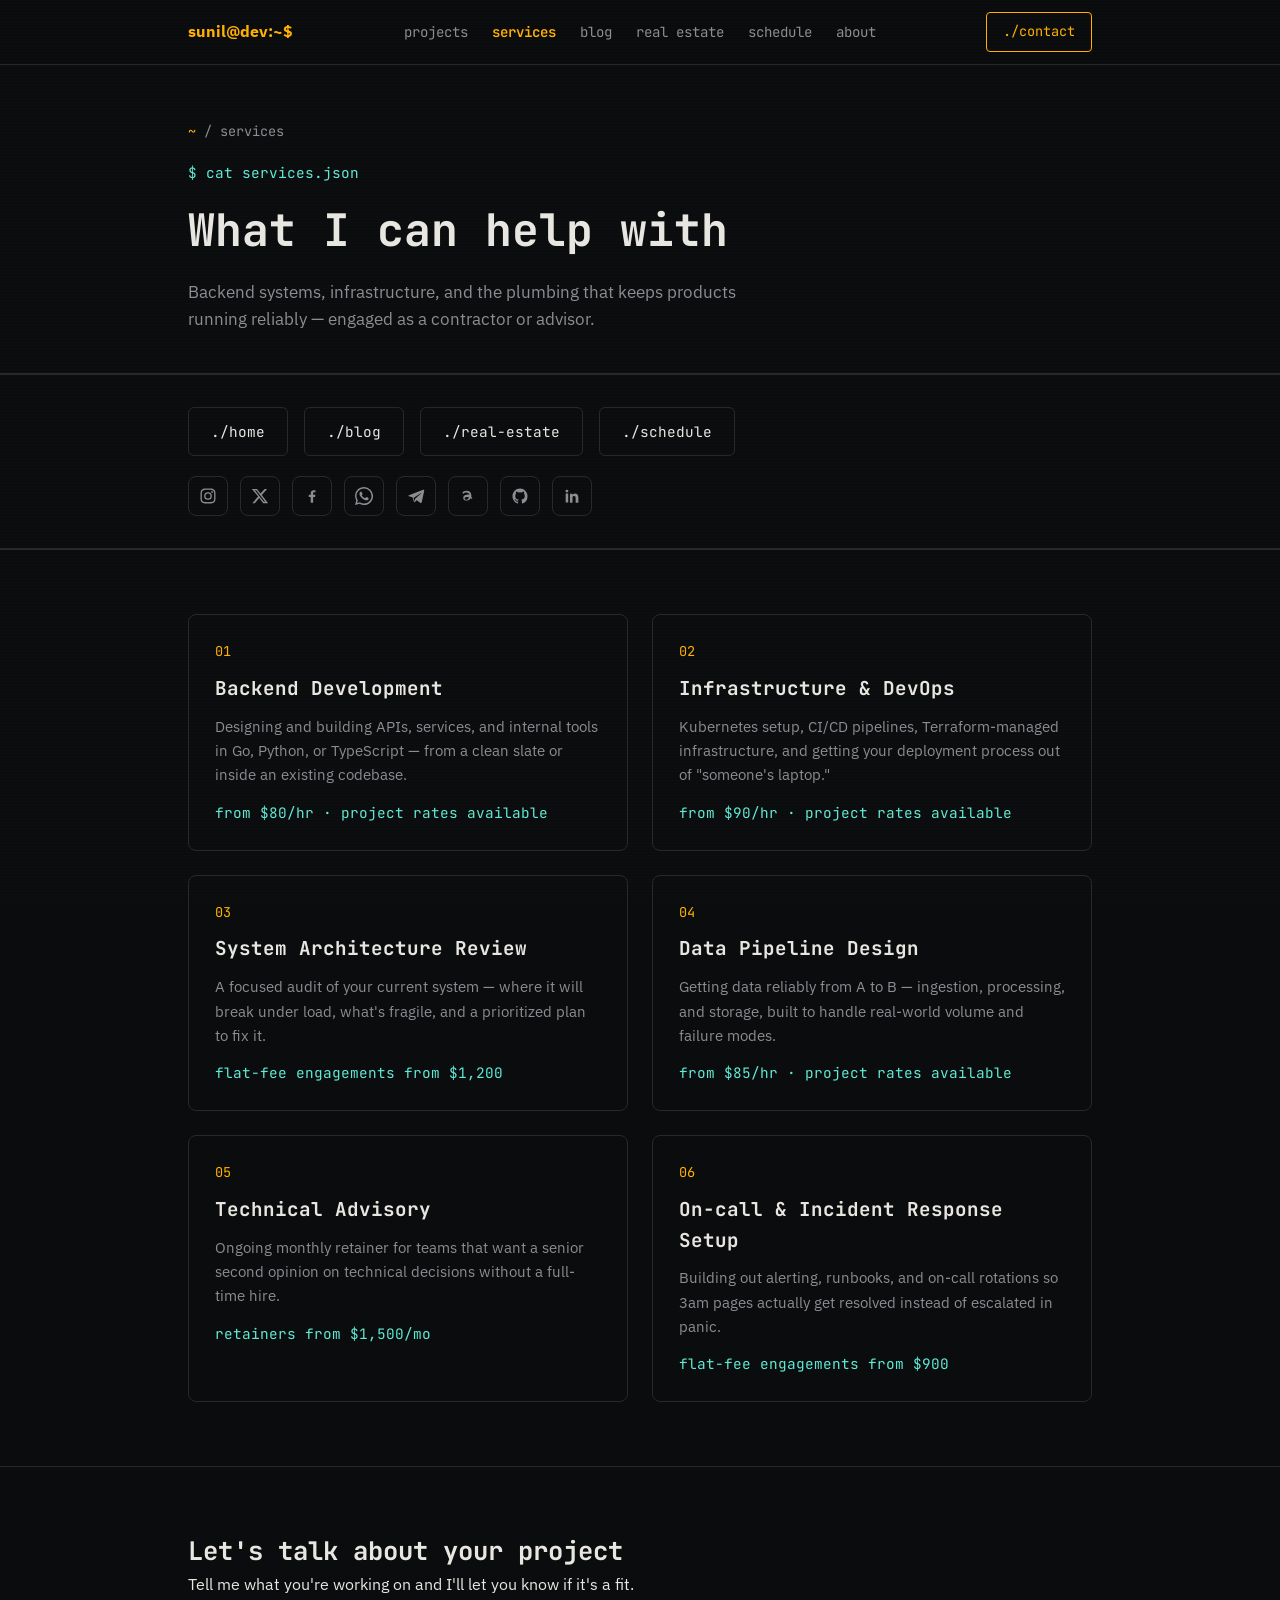
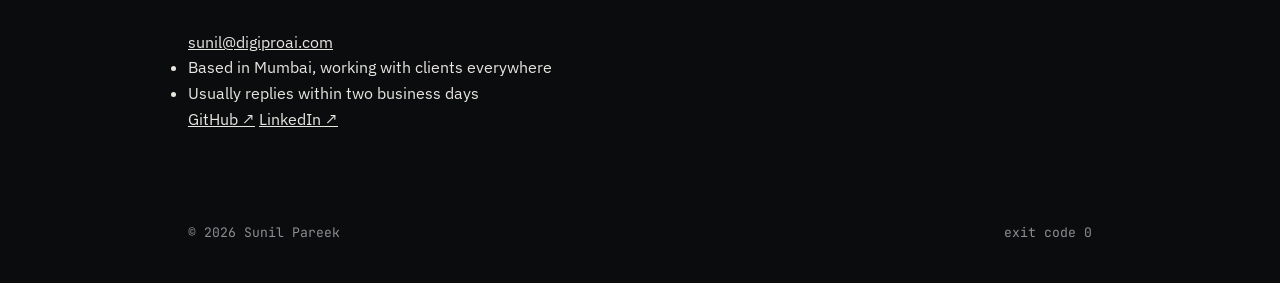
<file: services.html>
<!DOCTYPE html>
<html lang="en">
<head>
<meta charset="UTF-8">
<meta name="viewport" content="width=device-width, initial-scale=1.0">
<title>Services — Sunil Pareek</title>
<!-- Google tag (gtag.js) -->
<script async src="https://www.googletagmanager.com/gtag/js?id=G-QWC25E918B"></script>
<script>
  window.dataLayer = window.dataLayer || [];
  function gtag(){dataLayer.push(arguments);}
  gtag("js", new Date());
  gtag("config", "G-QWC25E918B");
</script>
<link rel="stylesheet" href="style.css">
</head>
<body>

<nav>
  <div class="wrap">
    <div class="logo">sunil@dev:~$</div>
    <ul class="navlinks">
      <li><a href="index.html#projects">projects</a></li>
      <li><a href="services.html" class="active">services</a></li>
      <li><a href="blog.html">blog</a></li>
      <li><a href="real-estate.html">real estate</a></li>
      <li><a href="schedule.html">schedule</a></li>
      <li><a href="index.html#about">about</a></li>
    </ul>
    <a class="navcta" href="index.html#contact">./contact</a>
  </div>
</nav>

<header class="page-hero">
  <div class="wrap">
    <div class="breadcrumb"><a href="index.html">~</a> / services</div>
    <div class="eyebrow">$ cat services.json</div>
    <h1>What I can help with</h1>
    <p class="lede">Backend systems, infrastructure, and the plumbing that keeps products running reliably — engaged as a contractor or advisor.</p>
  </div>
</header>
<section class="section" style="padding:32px 0; border-bottom:1px solid var(--line);">
  <div class="wrap">
    <div class="actions-row">
      <div style="display:flex; gap:16px; flex-wrap:wrap;">
        <a class="btn btn-outline" href="index.html">./home</a>
        <a class="btn btn-outline" href="blog.html">./blog</a>
        <a class="btn btn-outline" href="real-estate.html">./real-estate</a>
        <a class="btn btn-outline" href="schedule.html">./schedule</a>
      </div>
      <div class="social-row">
        <a class="social-icon" href="https://instagram.com/graciasneil" target="_blank" rel="noopener" aria-label="Instagram">
          <svg viewBox="0 0 24 24"><path d="M12 2c-2.72 0-3.06.01-4.12.06-1.06.05-1.79.22-2.43.47a4.9 4.9 0 0 0-1.77 1.15A4.9 4.9 0 0 0 2.53 5.45c-.25.64-.42 1.37-.47 2.43C2.01 8.94 2 9.28 2 12s.01 3.06.06 4.12c.05 1.06.22 1.79.47 2.43a4.9 4.9 0 0 0 1.15 1.77 4.9 4.9 0 0 0 1.77 1.15c.64.25 1.37.42 2.43.47C8.94 21.99 9.28 22 12 22s3.06-.01 4.12-.06c1.06-.05 1.79-.22 2.43-.47a4.9 4.9 0 0 0 1.77-1.15 4.9 4.9 0 0 0 1.15-1.77c.25-.64.42-1.37.47-2.43.05-1.06.06-1.4.06-4.12s-.01-3.06-.06-4.12c-.05-1.06-.22-1.79-.47-2.43a4.9 4.9 0 0 0-1.15-1.77A4.9 4.9 0 0 0 18.55 2.53c-.64-.25-1.37-.42-2.43-.47C15.06 2.01 14.72 2 12 2zm0 1.8c2.67 0 2.99.01 4.04.06.98.04 1.5.21 1.86.35.47.18.8.4 1.15.75.35.35.57.68.75 1.15.14.36.31.88.35 1.86.05 1.05.06 1.37.06 4.04s-.01 2.99-.06 4.04c-.04.98-.21 1.5-.35 1.86-.18.47-.4.8-.75 1.15-.35.35-.68.57-1.15.75-.36.14-.88.31-1.86.35-1.05.05-1.37.06-4.04.06s-2.99-.01-4.04-.06c-.98-.04-1.5-.21-1.86-.35a3.1 3.1 0 0 1-1.15-.75 3.1 3.1 0 0 1-.75-1.15c-.14-.36-.31-.88-.35-1.86-.05-1.05-.06-1.37-.06-4.04s.01-2.99.06-4.04c.04-.98.21-1.5.35-1.86.18-.47.4-.8.75-1.15.35-.35.68-.57 1.15-.75.36-.14.88-.31 1.86-.35 1.05-.05 1.37-.06 4.04-.06zm0 3.06a5.14 5.14 0 1 0 0 10.28 5.14 5.14 0 0 0 0-10.28zm0 8.48a3.34 3.34 0 1 1 0-6.68 3.34 3.34 0 0 1 0 6.68zm6.54-8.68a1.2 1.2 0 1 1-2.4 0 1.2 1.2 0 0 1 2.4 0z"/></svg>
        </a>
        <a class="social-icon" href="https://x.com/kglit" target="_blank" rel="noopener" aria-label="X (Twitter)">
          <svg viewBox="0 0 24 24"><path d="M18.24 2.5h3.27l-7.15 8.17L22.8 21.5h-6.6l-5.17-6.76-5.92 6.76H1.83l7.65-8.74L1.2 2.5h6.77l4.67 6.18L18.24 2.5zm-1.15 17h1.81L7.02 4.4H5.08l12 15.1z"/></svg>
        </a>
        <a class="social-icon" href="https://www.facebook.com/digitalmold/" target="_blank" rel="noopener" aria-label="Facebook">
          <svg viewBox="0 0 24 24"><path d="M13.5 21v-7.7h2.6l.4-3h-3v-1.9c0-.87.24-1.46 1.5-1.46h1.6V4.3c-.28-.04-1.23-.12-2.34-.12-2.32 0-3.9 1.4-3.9 4v2.24H7.7v3h2.6V21h3.2z"/></svg>
        </a>
        <a class="social-icon" href="https://wa.me/919004099113" target="_blank" rel="noopener" aria-label="WhatsApp">
          <svg viewBox="0 0 24 24"><path d="M17.5 14.4c-.3-.15-1.77-.87-2.04-.97-.27-.1-.47-.15-.67.15-.2.3-.77.97-.94 1.17-.17.2-.35.22-.65.07-.3-.15-1.26-.46-2.4-1.47-.9-.8-1.5-1.78-1.67-2.08-.17-.3-.02-.46.13-.6.14-.14.3-.35.45-.52.15-.17.2-.3.3-.5.1-.2.05-.37-.02-.52-.07-.15-.67-1.6-.92-2.2-.24-.58-.48-.5-.67-.5-.17 0-.37-.02-.57-.02-.2 0-.52.07-.8.37-.27.3-1.05 1.02-1.05 2.5s1.08 2.9 1.23 3.1c.15.2 2.13 3.25 5.16 4.56.72.31 1.28.5 1.72.64.72.23 1.38.2 1.9.12.58-.09 1.77-.72 2.02-1.42.25-.7.25-1.3.17-1.42-.07-.12-.27-.2-.57-.35zM12.02 22h-.01a9.9 9.9 0 0 1-5.05-1.38l-.36-.22-3.76.99 1-3.66-.24-.37A9.9 9.9 0 0 1 2 12.05C2 6.5 6.5 2 12.03 2A9.9 9.9 0 0 1 22 12.02c0 5.55-4.5 10-9.98 9.98zm8.48-18.5A11.8 11.8 0 0 0 12.03.15C5.4.15.06 5.48.06 12.05a11.9 11.9 0 0 0 1.63 6.04L0 24l6.07-1.6a11.94 11.94 0 0 0 5.95 1.6h.01c6.63 0 12-5.33 12-11.93a11.9 11.9 0 0 0-3.53-8.57z"/></svg>
        </a>
        <a class="social-icon" href="https://t.me/NeilGracias" target="_blank" rel="noopener" aria-label="Telegram">
          <svg viewBox="0 0 24 24"><path d="M21.5 3.5 2.7 10.9c-1.15.47-1.14 1.12-.21 1.4l4.8 1.5 1.85 5.66c.22.6.37.83.75.83.3 0 .43-.14.6-.3l2.5-2.4 4.9 3.6c.9.5 1.55.24 1.78-.83l3.2-15.1c.32-1.3-.5-1.9-1.37-1.55zM8.6 14.5l9.6-6.1c.45-.28.86-.13.52.18l-7.9 7.2-.3 3.3z"/></svg>
        </a>
        <a class="social-icon" href="https://www.threads.net/@graciasneil" target="_blank" rel="noopener" aria-label="Threads">
          <svg viewBox="0 0 24 24"><path d="M16.5 11.4c-.1-4.1-2.4-6.5-6.4-6.5-2.6 0-4.7 1.1-5.8 3l1.8 1.2c.7-1.2 1.9-1.9 3.9-1.9 2.4 0 3.6 1.2 3.9 3.1-1-.15-2.1-.2-3.2-.1-3.2.25-5.2 1.9-5.1 4.3.1 2.4 2.3 3.8 5 3.65 2.3-.13 3.9-1.3 4.5-3.1.4.3.7.6.9 1l1.9-1.2c-.4-.6-.9-1.15-1.5-1.6.05-.6.05-1.2.02-1.85zm-6.2 5.5c-1.5.08-2.7-.5-2.75-1.6-.05-1.05 1.1-1.75 2.85-1.85.5-.03 1-.02 1.5.04.4.05.75.13 1.05.24-.2 2.1-1.3 3.1-2.65 3.17z"/></svg>
        </a>
        <a class="social-icon" href="https://github.com/digiproinfotech" target="_blank" rel="noopener" aria-label="GitHub">
          <svg viewBox="0 0 24 24"><path d="M12 2C6.48 2 2 6.58 2 12.2c0 4.5 2.87 8.32 6.84 9.67.5.1.68-.22.68-.49v-1.9c-2.78.62-3.37-1.2-3.37-1.2-.46-1.2-1.11-1.52-1.11-1.52-.9-.63.07-.62.07-.62 1 .07 1.53 1.05 1.53 1.05.9 1.56 2.36 1.11 2.93.85.09-.66.35-1.11.63-1.37-2.22-.26-4.56-1.14-4.56-5.07 0-1.12.39-2.03 1.03-2.75-.1-.26-.45-1.3.1-2.7 0 0 .84-.27 2.75 1.05a9.4 9.4 0 0 1 5 0c1.9-1.32 2.75-1.05 2.75-1.05.55 1.4.2 2.44.1 2.7.64.72 1.03 1.63 1.03 2.75 0 3.94-2.34 4.8-4.57 5.06.36.32.68.94.68 1.9v2.82c0 .27.18.6.69.49A10.02 10.02 0 0 0 22 12.2C22 6.58 17.52 2 12 2z"/></svg>
        </a>
        <a class="social-icon" href="https://linkedin.com/in/digiproinfotech" target="_blank" rel="noopener" aria-label="LinkedIn">
          <svg viewBox="0 0 24 24"><path d="M6.94 8.5H3.56V20.5h3.38V8.5zM5.25 3.5a1.96 1.96 0 1 0 0 3.92 1.96 1.96 0 0 0 0-3.92zM20.5 20.5v-6.6c0-3.53-1.88-5.17-4.4-5.17-2.02 0-2.93 1.11-3.43 1.9v-1.63h-3.38c.05 1 0 12 0 12h3.38v-6.7c0-.36.03-.72.13-.98.29-.72.94-1.47 2.04-1.47 1.44 0 2.02 1.1 2.02 2.7v6.45h3.64z"/></svg>
        </a>
      </div>
    </div>
  </div>
</section>

<section class="section">
  <div class="wrap">
    <div class="services-grid">
      <div class="service-card">
        <div class="num">01</div>
        <h3>Backend Development</h3>
        <p>Designing and building APIs, services, and internal tools in Go, Python, or TypeScript — from a clean slate or inside an existing codebase.</p>
        <div class="price">from $80/hr &middot; project rates available</div>
      </div>
      <div class="service-card">
        <div class="num">02</div>
        <h3>Infrastructure &amp; DevOps</h3>
        <p>Kubernetes setup, CI/CD pipelines, Terraform-managed infrastructure, and getting your deployment process out of "someone's laptop."</p>
        <div class="price">from $90/hr &middot; project rates available</div>
      </div>
      <div class="service-card">
        <div class="num">03</div>
        <h3>System Architecture Review</h3>
        <p>A focused audit of your current system — where it will break under load, what's fragile, and a prioritized plan to fix it.</p>
        <div class="price">flat-fee engagements from $1,200</div>
      </div>
      <div class="service-card">
        <div class="num">04</div>
        <h3>Data Pipeline Design</h3>
        <p>Getting data reliably from A to B — ingestion, processing, and storage, built to handle real-world volume and failure modes.</p>
        <div class="price">from $85/hr &middot; project rates available</div>
      </div>
      <div class="service-card">
        <div class="num">05</div>
        <h3>Technical Advisory</h3>
        <p>Ongoing monthly retainer for teams that want a senior second opinion on technical decisions without a full-time hire.</p>
        <div class="price">retainers from $1,500/mo</div>
      </div>
      <div class="service-card">
        <div class="num">06</div>
        <h3>On-call &amp; Incident Response Setup</h3>
        <p>Building out alerting, runbooks, and on-call rotations so 3am pages actually get resolved instead of escalated in panic.</p>
        <div class="price">flat-fee engagements from $900</div>
      </div>
    </div>
  </div>
</section>

<section class="section contact" id="contact">
  <div class="wrap">
    <div class="section-head">
      <h2>Let's talk about your project</h2>
      <p>Tell me what you're working on and I'll let you know if it's a fit.</p>
    </div>
    <div class="contact-inner">
      <div>
        <a class="big-link" href="mailto:sunil@digiproai.com">sunil@digiproai.com</a>
        <ul class="contact-list">
          <li>Based in Mumbai, working with clients everywhere</li>
          <li>Usually replies within two business days</li>
        </ul>
      </div>
      <div class="socials">
        <a href="https://github.com/digiproinfotech">GitHub <span>&#8599;</span></a>
        <a href="https://linkedin.com/in/digiproinfotech">LinkedIn <span>&#8599;</span></a>
      </div>
    </div>
  </div>
</section>

<footer>
  <div class="wrap" style="display:flex; justify-content:space-between; width:100%; flex-wrap:wrap; gap:8px;">
    <span>© 2026 Sunil Pareek</span>
    <span>exit code 0</span>
  </div>
</footer>

</body>
</html>
</file>
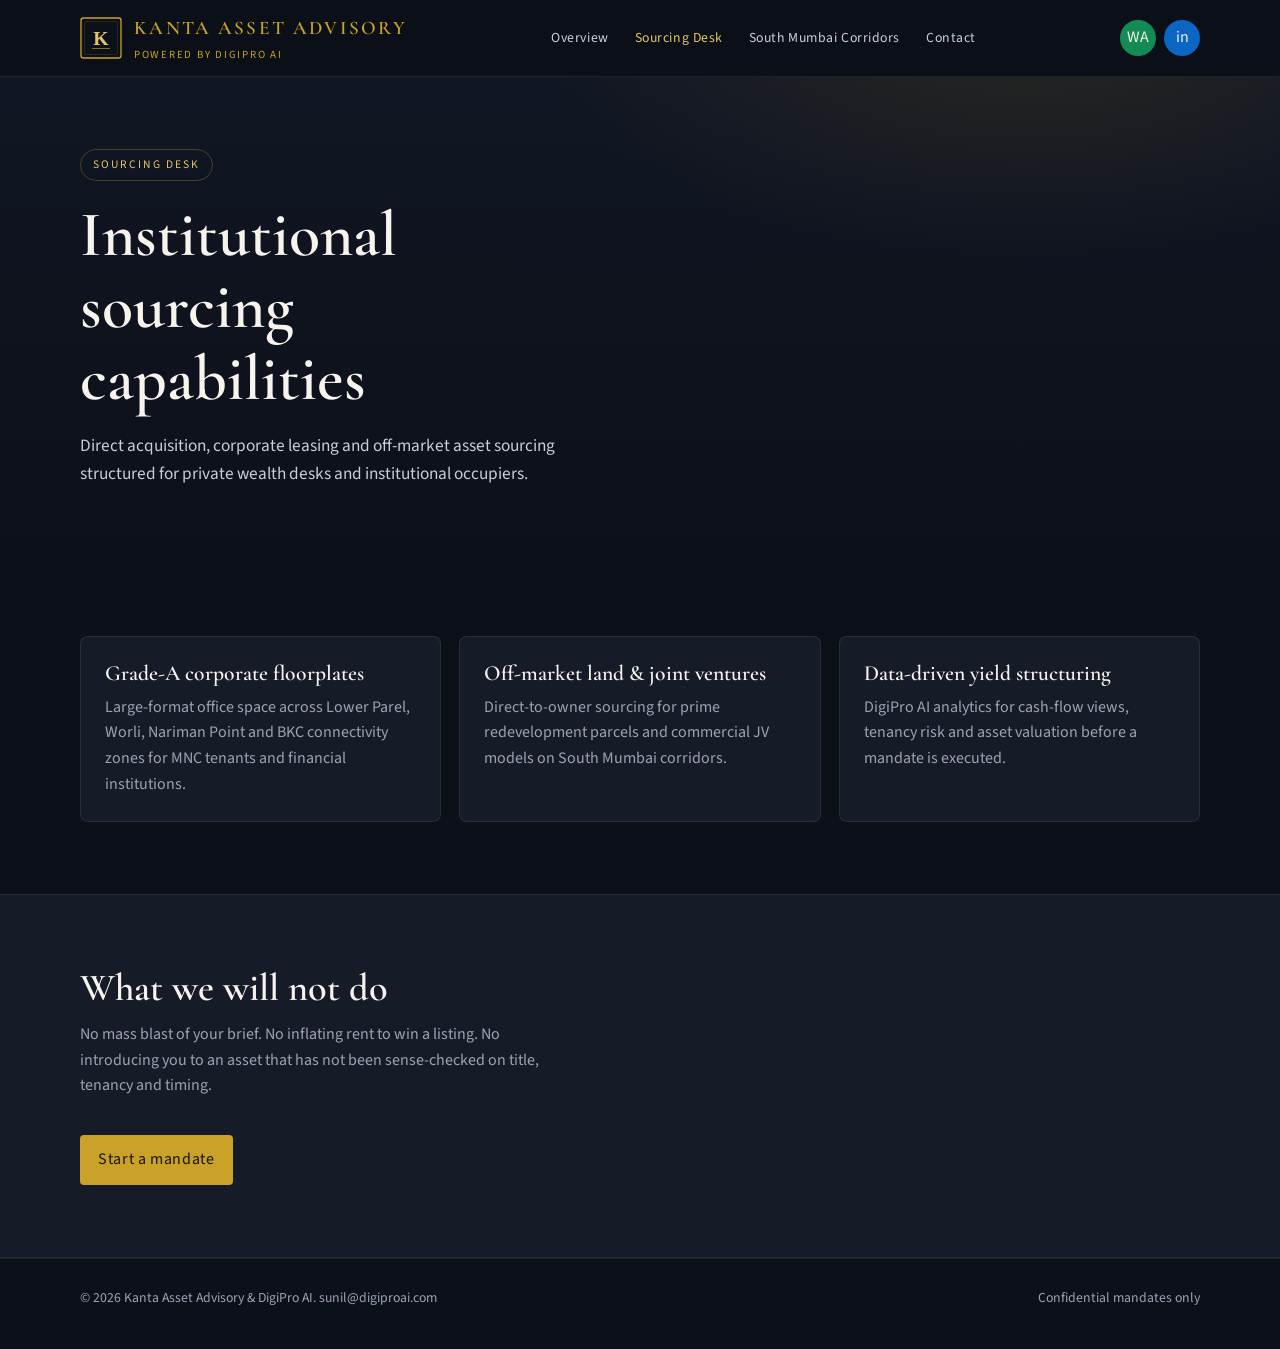
<file: sourcing-desk.html>
<!DOCTYPE html>
<html lang="en">
<head>
  <meta charset="UTF-8">
  <meta name="viewport" content="width=device-width, initial-scale=1.0">
  <title>Sourcing Desk | Kanta Asset Advisory</title>
  <meta name="description" content="Institutional sourcing for Grade-A floorplates, off-market land, joint ventures and yield structuring in South Mumbai.">
  <link rel="preconnect" href="https://fonts.googleapis.com">
  <link rel="preconnect" href="https://fonts.gstatic.com" crossorigin>
  <link href="https://fonts.googleapis.com/css2?family=Cormorant+Garamond:wght@500;600;700&family=Source+Sans+3:wght@400;500;600&display=swap" rel="stylesheet">
  <link rel="stylesheet" href="styles.css">
</head>
<body>
  <header class="topbar">
    <div class="wrap nav">
      <a class="brand" href="index.html">
        <img src="logo.svg" alt="Kanta Asset Advisory">
        <span class="brand-text">
          <strong>KANTA ASSET ADVISORY</strong>
          <span>Powered by DigiPro AI</span>
        </span>
      </a>
      <nav class="links" id="navLinks">
        <a href="index.html">Overview</a>
        <a class="active" href="sourcing-desk.html">Sourcing Desk</a>
        <a href="coverage.html">South Mumbai Corridors</a>
        <a href="contact.html">Contact</a>
      </nav>
      <div class="nav-cta">
        <a class="icon-btn wa" href="https://wa.me/919004099113?text=Inquiry%20regarding%20South%20Mumbai%20CRE%20Mandate" aria-label="WhatsApp">WA</a>
        <a class="icon-btn in" href="https://www.linkedin.com/in/kanta-cre" aria-label="LinkedIn">in</a>
        <button class="menu-btn" type="button" data-menu>MENU</button>
      </div>
    </div>
  </header>

  <section class="hero">
    <div class="wrap">
      <p class="kicker">Sourcing desk</p>
      <h1>Institutional sourcing capabilities</h1>
      <p class="lede">Direct acquisition, corporate leasing and off-market asset sourcing structured for private wealth desks and institutional occupiers.</p>
    </div>
  </section>

  <section>
    <div class="wrap cards">
      <article class="card">
        <h3>Grade-A corporate floorplates</h3>
        <p class="muted">Large-format office space across Lower Parel, Worli, Nariman Point and BKC connectivity zones for MNC tenants and financial institutions.</p>
      </article>
      <article class="card">
        <h3>Off-market land &amp; joint ventures</h3>
        <p class="muted">Direct-to-owner sourcing for prime redevelopment parcels and commercial JV models on South Mumbai corridors.</p>
      </article>
      <article class="card">
        <h3>Data-driven yield structuring</h3>
        <p class="muted">DigiPro AI analytics for cash-flow views, tenancy risk and asset valuation before a mandate is executed.</p>
      </article>
    </div>
  </section>

  <section class="band">
    <div class="wrap">
      <div class="section-head">
        <h2>What we will not do</h2>
        <p class="muted">No mass blast of your brief. No inflating rent to win a listing. No introducing you to an asset that has not been sense-checked on title, tenancy and timing.</p>
      </div>
      <a class="btn btn-gold" href="contact.html">Start a mandate</a>
    </div>
  </section>

  <footer>
    <div class="wrap foot">
      <div>© 2026 Kanta Asset Advisory &amp; DigiPro AI. <a href="mailto:sunil@digiproai.com">sunil@digiproai.com</a></div>
      <div>Confidential mandates only</div>
    </div>
  </footer>
  <script src="script.js"></script>
</body>
</html>
</file>
<file: styles.css>
:root {
  --ink: #0c1018;
  --ink-2: #151c28;
  --panel: #1a2332;
  --line: rgba(212, 175, 55, 0.28);
  --line-soft: rgba(255, 255, 255, 0.08);
  --gold: #c9a227;
  --gold-2: #e4c56a;
  --paper: #f4efe4;
  --muted: #9aa4b4;
  --white: #f7f4ee;
}

* { box-sizing: border-box; margin: 0; padding: 0; }
html { scroll-behavior: smooth; }
body {
  font-family: "Source Sans 3", system-ui, sans-serif;
  background: var(--ink);
  color: var(--white);
  line-height: 1.6;
  min-height: 100vh;
}
img { max-width: 100%; display: block; }
a { color: inherit; text-decoration: none; }
.wrap { width: min(1120px, calc(100% - 40px)); margin: 0 auto; }

.topbar {
  position: sticky; top: 0; z-index: 40;
  background: rgba(12, 16, 24, 0.92);
  backdrop-filter: blur(14px);
  border-bottom: 1px solid var(--line-soft);
}
.nav {
  display: flex; align-items: center; justify-content: space-between;
  min-height: 76px; gap: 20px;
}
.brand { display: flex; align-items: center; gap: 12px; }
.brand img { width: 42px; height: 42px; flex-shrink: 0; }
.brand-text { display: flex; flex-direction: column; gap: 2px; }
.brand strong {
  font-family: "Cormorant Garamond", Georgia, serif;
  font-size: 1.2rem; letter-spacing: 0.12em; font-weight: 600;
}
.brand span { font-size: 0.68rem; letter-spacing: 0.16em; color: var(--gold); text-transform: uppercase; }
.links { display: flex; align-items: center; gap: 26px; }
.links a { font-size: 0.86rem; color: #c9d1dc; letter-spacing: 0.04em; }
.links a:hover, .links a.active { color: var(--gold-2); }
.nav-cta { display: flex; gap: 8px; }
.icon-btn {
  width: 36px; height: 36px; border-radius: 999px;
  display: grid; place-items: center;
  border: 1px solid var(--line-soft); color: var(--paper);
}
.icon-btn.wa { background: #128c54; border-color: transparent; }
.icon-btn.in { background: #0a66c2; border-color: transparent; }
.menu-btn {
  display: none; background: none; border: 1px solid var(--line); color: var(--gold);
  padding: 8px 10px; letter-spacing: 0.12em; font-size: 0.7rem;
}

.hero {
  padding: 72px 0 48px;
  background:
    radial-gradient(900px 420px at 80% -10%, rgba(201, 162, 39, 0.12), transparent 55%),
    linear-gradient(180deg, #101623 0%, var(--ink) 100%);
}
.kicker {
  display: inline-block; border: 1px solid var(--line); color: var(--gold-2);
  font-size: 0.72rem; letter-spacing: 0.18em; text-transform: uppercase;
  padding: 6px 12px; border-radius: 999px; margin-bottom: 18px;
}
h1, h2, h3 { font-family: "Cormorant Garamond", Georgia, serif; font-weight: 600; line-height: 1.12; }
h1 { font-size: clamp(2.4rem, 5vw, 4.2rem); max-width: 16ch; margin-bottom: 18px; }
h2 { font-size: clamp(1.8rem, 3vw, 2.6rem); margin-bottom: 12px; }
.lede { max-width: 58ch; color: #c7cfd9; font-size: 1.08rem; margin-bottom: 28px; }
.actions { display: flex; flex-wrap: wrap; gap: 12px; }
.btn {
  display: inline-flex; align-items: center; gap: 8px;
  padding: 12px 18px; border-radius: 4px; font-size: 0.92rem; letter-spacing: 0.04em;
}
.btn-gold { background: var(--gold); color: #1a1406; font-weight: 600; }
.btn-ghost { border: 1px solid var(--line); color: var(--paper); }
.hero-grid { display: grid; grid-template-columns: 1.2fr 0.8fr; gap: 40px; align-items: start; }
.mandate {
  background: var(--ink-2); border: 1px solid var(--line);
  padding: 28px; border-radius: 8px;
}
.mandate h3 { font-size: 1.4rem; margin-bottom: 16px; }
.item { padding: 14px 0; border-top: 1px solid var(--line-soft); }
.item:first-of-type { border-top: 0; }
.item strong { display: block; color: var(--gold-2); font-size: 0.95rem; }
.item p { color: var(--muted); font-size: 0.92rem; }

section { padding: 72px 0; }
.section-head { max-width: 62ch; margin-bottom: 36px; }
.muted { color: var(--muted); }
.cards { display: grid; grid-template-columns: repeat(3, 1fr); gap: 18px; }
.card {
  background: var(--ink-2); border: 1px solid var(--line-soft);
  padding: 24px; border-radius: 8px; min-height: 180px;
}
.card h3 { font-size: 1.35rem; margin-bottom: 10px; }
.band { background: var(--ink-2); border-top: 1px solid var(--line-soft); border-bottom: 1px solid var(--line-soft); }
.steps { display: grid; grid-template-columns: repeat(4, 1fr); gap: 16px; }
.step { padding-right: 12px; }
.num { color: var(--gold); font-family: "Cormorant Garamond", serif; font-size: 1.6rem; }
.corridors { display: grid; grid-template-columns: 1fr 1fr; gap: 18px; }
.corridor {
  min-height: 220px; padding: 28px;
  background: linear-gradient(160deg, #1c2636, #121821);
  border: 1px solid var(--line-soft); border-radius: 8px;
}
.form {
  display: grid; gap: 12px; background: var(--ink-2);
  border: 1px solid var(--line); padding: 28px; border-radius: 8px;
}
.form input, .form select, .form textarea {
  width: 100%; background: #0e141e; color: var(--white);
  border: 1px solid var(--line-soft); padding: 12px 14px; border-radius: 4px;
  font: inherit;
}
.form textarea { min-height: 120px; resize: vertical; }
.contact-grid { display: grid; grid-template-columns: 1fr 1fr; gap: 28px; }
.contact-list { display: grid; gap: 14px; }
.contact-list a {
  display: block; padding: 16px; border: 1px solid var(--line-soft);
  background: var(--ink-2); border-radius: 8px;
}
.contact-list small { color: var(--gold); letter-spacing: 0.12em; text-transform: uppercase; font-size: 0.7rem; }

footer {
  border-top: 1px solid var(--line-soft);
  padding: 28px 0 40px; color: var(--muted); font-size: 0.86rem;
}
.foot { display: flex; justify-content: space-between; gap: 16px; flex-wrap: wrap; }

.modal {
  position: fixed; inset: 0; z-index: 60;
  background: rgba(6, 8, 12, 0.72);
  display: flex; align-items: center; justify-content: center;
  padding: 16px;
  overflow-y: auto;
}
.modal.hidden { display: none; }
.modal-card {
  width: min(520px, 100%);
  max-height: min(90vh, 720px);
  background: var(--ink-2);
  border: 1px solid var(--line);
  border-radius: 8px;
  position: relative;
  display: flex;
  flex-direction: column;
  margin: auto;
}
.modal-scroll {
  overflow-y: auto;
  padding: 28px 24px 24px;
  -webkit-overflow-scrolling: touch;
}
.modal-card .close {
  position: absolute; top: 10px; right: 12px; z-index: 2;
  background: var(--ink-2); border: 0; color: var(--muted);
  font-size: 1.4rem; line-height: 1; cursor: pointer; padding: 4px 8px;
}
.desk-btn {
  display: block; padding: 18px 16px; border: 1px solid var(--line-soft);
  background: var(--ink-2); border-radius: 8px;
}
.desk-btn small {
  display: block; color: var(--gold); letter-spacing: 0.12em;
  text-transform: uppercase; font-size: 0.7rem; margin-bottom: 6px;
}
.desk-btn strong { display: block; font-size: 1.05rem; }
.desk-hint { display: block; color: var(--muted); font-size: 0.85rem; margin-top: 4px; }
.desk-wa { border-color: rgba(18, 140, 84, 0.35); }
.btn { cursor: pointer; border: 0; font: inherit; }

@media (max-width: 860px) {
  .links { display: none; }
  .links.open {
    display: flex; flex-direction: column; position: absolute; left: 0; right: 0; top: 76px;
    background: #0c1018; padding: 16px 20px 24px; border-bottom: 1px solid var(--line);
  }
  .menu-btn { display: block; }
  .hero-grid, .cards, .steps, .corridors, .contact-grid { grid-template-columns: 1fr; }
  h1 { max-width: none; }
}
</file>
<file: style.css>
@import url('https://fonts.googleapis.com/css2?family=JetBrains+Mono:wght@400;500;600;700;800&family=IBM+Plex+Sans:wght@400;500;600&display=swap');

  :root{
    --bg:#0B0C0E;
    --bg-raised:#151719;
    --amber:#FFB000;
    --cyan:#5EEAD4;
    --text:#E8E6E1;
    --dim:#8A8D91;
    --line:#26292C;
    --red:#FF6B5E;
  }

  *{box-sizing:border-box; margin:0; padding:0;}

  html{scroll-behavior:smooth;}

  body{
    background:var(--bg);
    color:var(--text);
    font-family:'IBM Plex Sans', sans-serif;
    line-height:1.6;
  }

  h1,h2,h3, .mono{ font-family:'JetBrains Mono', monospace; }

  a{ color:inherit; }

  .wrap{ max-width:960px; margin:0 auto; padding:0 28px; }

  ::selection{ background:var(--amber); color:var(--bg); }

  /* ---------- Scanline texture ---------- */
  body::before{
    content:'';
    position:fixed; inset:0;
    pointer-events:none;
    background:repeating-linear-gradient(
      to bottom,
      rgba(255,255,255,0.012) 0px,
      rgba(255,255,255,0.012) 1px,
      transparent 1px,
      transparent 3px
    );
    z-index:999;
  }

  /* ---------- Nav ---------- */
  nav{
    position:sticky; top:0; z-index:50;
    background:rgba(11,12,14,0.9);
    backdrop-filter:blur(6px);
    border-bottom:1px solid var(--line);
  }
  nav .wrap{
    display:flex; align-items:center; justify-content:space-between;
    height:64px;
  }
  .logo{
    font-weight:700;
    font-size:1rem;
    color:var(--amber);
  }
  .navlinks{ display:flex; gap:24px; list-style:none; }
  .navlinks a{
    text-decoration:none;
    font-size:0.88rem;
    font-family:'JetBrains Mono', monospace;
    color:var(--dim);
    transition:color .15s ease;
  }
  .navlinks a:hover{ color:var(--text); }
  .navcta{
    border:1px solid var(--amber);
    color:var(--amber);
    padding:8px 16px;
    font-size:0.85rem;
    font-family:'JetBrains Mono', monospace;
    text-decoration:none;
    border-radius:4px;
  }
  .navcta:hover{ background:var(--amber); color:var(--bg); }

  /* ---------- Terminal window chrome ---------- */
  .term{
    border:1px solid var(--line);
    border-radius:10px;
    background:var(--bg-raised);
    overflow:hidden;
  }
  .term-bar{
    display:flex; align-items:center; gap:8px;
    padding:10px 14px;
    border-bottom:1px solid var(--line);
  }
  .dot{ width:11px; height:11px; border-radius:50%; }
  .dot.r{ background:#FF5F57; }
  .dot.y{ background:#FEBC2E; }
  .dot.g{ background:#28C840; }
  .term-title{
    margin-left:8px;
    font-size:0.8rem;
    color:var(--dim);
    font-family:'JetBrains Mono', monospace;
  }
  .term-body{ padding:20px; }
  .prompt{ color:var(--cyan); }
  .prompt-line{
    font-family:'JetBrains Mono', monospace;
    font-size:0.9rem;
    color:var(--dim);
    margin-bottom:6px;
  }

  /* ---------- Hero ---------- */
  .hero{ padding:70px 0 60px; }
  .hero h1{
    font-size:clamp(2.2rem, 5vw, 3.2rem);
    line-height:1.15;
    color:var(--text);
    margin:18px 0 16px;
  }
  .hero h1 .accent{ color:var(--amber); }
  .cursor{
    display:inline-block;
    width:0.55em; height:1em;
    background:var(--amber);
    margin-left:4px;
    vertical-align:text-bottom;
    animation:blink 1s step-end infinite;
  }
  @keyframes blink{ 50%{ opacity:0; } }
  .hero p.lede{
    font-size:1.08rem;
    color:var(--dim);
    max-width:56ch;
    margin-bottom:28px;
  }
  .hero-actions{ display:flex; gap:12px; flex-wrap:wrap; }
  .btn{
    display:inline-block;
    padding:12px 22px;
    border-radius:6px;
    font-family:'JetBrains Mono', monospace;
    font-size:0.9rem;
    text-decoration:none;
    border:1px solid var(--line);
  }
  .btn-solid{ background:var(--amber); color:var(--bg); border-color:var(--amber); font-weight:600; }
  .btn-outline{ color:var(--text); }
  .btn-outline:hover{ border-color:var(--text); }

  /* ---------- Section shared ---------- */
  .section{ padding:64px 0; border-top:1px solid var(--line); }
  .section-head{ margin-bottom:32px; }
  .section-head h2{
    font-size:1.6rem;
    color:var(--text);
  }
  .section-head .path{
    color:var(--dim);
    font-size:0.9rem;
    margin-top:4px;
  }

  /* ---------- About ---------- */
  .about-grid{
    display:grid;
    grid-template-columns:1fr 1fr;
    gap:36px;
    align-items:start;
  }
  .about-text p{ color:#C9CBCE; margin-bottom:14px; }
  .keyval{ font-family:'JetBrains Mono', monospace; font-size:0.9rem; }
  .keyval .k{ color:var(--cyan); }
  .keyval .v{ color:var(--text); }
  .keyval div{ margin-bottom:8px; }

  /* ---------- Skills ---------- */
  .skills-grid{
    display:grid;
    grid-template-columns:repeat(3, 1fr);
    gap:16px;
  }
  .skill-cat{
    border:1px solid var(--line);
    border-radius:8px;
    padding:18px;
  }
  .skill-cat h3{
    font-size:0.95rem;
    color:var(--amber);
    margin-bottom:12px;
  }
  .skill-cat ul{ list-style:none; }
  .skill-cat li{
    font-size:0.92rem;
    color:#C9CBCE;
    padding:4px 0;
  }
  .skill-cat li::before{ content:'▸ '; color:var(--cyan); }

  /* ---------- Projects ---------- */
  .project-list{ display:flex; flex-direction:column; gap:18px; }
  .project{
    border:1px solid var(--line);
    border-radius:8px;
    padding:22px;
    display:grid;
    grid-template-columns:1fr auto;
    gap:16px;
    align-items:start;
    transition:border-color .15s ease;
  }
  .project:hover{ border-color:var(--amber); }
  .project h3{ font-size:1.1rem; margin-bottom:6px; }
  .project p{ color:var(--dim); font-size:0.94rem; max-width:60ch; }
  .stack-row{ display:flex; gap:8px; flex-wrap:wrap; margin-top:12px; }
  .chip{
    font-family:'JetBrains Mono', monospace;
    font-size:0.76rem;
    color:var(--cyan);
    border:1px solid var(--line);
    border-radius:4px;
    padding:3px 9px;
  }
  .project-link{
    font-family:'JetBrains Mono', monospace;
    font-size:0.85rem;
    color:var(--amber);
    text-decoration:none;
    white-space:nowrap;
  }

  /* ---------- Blog ---------- */
  .post-list{ display:flex; flex-direction:column; }
  .post{
    display:flex; justify-content:space-between; align-items:baseline;
    padding:16px 0;
    border-bottom:1px solid var(--line);
    text-decoration:none;
    gap:16px;
  }
  .post:last-child{ border-bottom:none; }
  .post h3{ font-size:1rem; color:var(--text); font-weight:500; font-family:'IBM Plex Sans',sans-serif; }
  .post .date{
    font-family:'JetBrains Mono', monospace;
    font-size:0.82rem;
    color:var(--dim);
    white-space:nowrap;
  }
  .post:hover h3{ color:var(--amber); }

  /* ---------- Contact ---------- */
  .contact-term .term-body{ padding:26px 24px; }
  .contact-line{ margin-bottom:14px; font-size:0.92rem; }
  .contact-line .k{ color:var(--cyan); }
  .contact-line a{ text-decoration:none; color:var(--amber); }
  .contact-line a:hover{ text-decoration:underline; }

  footer{
    padding:26px 0 40px;
    color:var(--dim);
    font-size:0.82rem;
    font-family:'JetBrains Mono', monospace;
    display:flex; justify-content:space-between; flex-wrap:wrap; gap:8px;
  }

  a:focus-visible, .btn:focus-visible{
    outline:2px solid var(--cyan);
    outline-offset:2px;
  }

  @media (prefers-reduced-motion: reduce){
    .cursor{ animation:none; }
  }

  @media (max-width: 780px){
    .navlinks{ display:none; }
    .about-grid{ grid-template-columns:1fr; }
    .skills-grid{ grid-template-columns:1fr 1fr; }
    .project{ grid-template-columns:1fr; }
  }
  @media (max-width: 480px){
    .skills-grid{ grid-template-columns:1fr; }
  }
/* ---------- Shared sub-page header ---------- */
.page-hero{
  padding:56px 0 40px;
  border-bottom:1px solid var(--line);
}
.page-hero .eyebrow{
  color:var(--cyan);
  font-family:'JetBrains Mono', monospace;
  font-size:0.9rem;
  margin-bottom:10px;
}
.page-hero h1{
  font-size:clamp(2rem, 4.5vw, 2.8rem);
  color:var(--text);
}
.page-hero p.lede{
  color:var(--dim);
  font-size:1.05rem;
  max-width:60ch;
  margin-top:14px;
}
.breadcrumb{
  font-family:'JetBrains Mono', monospace;
  font-size:0.85rem;
  color:var(--dim);
  margin-bottom:18px;
}
.breadcrumb a{ color:var(--amber); text-decoration:none; }
.breadcrumb a:hover{ text-decoration:underline; }

/* ---------- Services page ---------- */
.services-grid{
  display:grid;
  grid-template-columns:repeat(2, 1fr);
  gap:24px;
}
.service-card{
  border:1px solid var(--line);
  border-radius:8px;
  padding:26px;
  transition:border-color .15s ease;
}
.service-card:hover{ border-color:var(--amber); }
.service-card .num{
  font-family:'JetBrains Mono', monospace;
  color:var(--amber);
  font-size:0.85rem;
  margin-bottom:10px;
}
.service-card h3{ font-size:1.2rem; margin-bottom:10px; }
.service-card p{ color:var(--dim); font-size:0.95rem; margin-bottom:14px; }
.service-card .price{
  font-family:'JetBrains Mono', monospace;
  color:var(--cyan);
  font-size:0.9rem;
}

/* ---------- Blog listing page ---------- */
.blog-full-list{ display:flex; flex-direction:column; }
.blog-full-post{
  display:grid;
  grid-template-columns:140px 1fr;
  gap:24px;
  padding:26px 0;
  border-bottom:1px solid var(--line);
  text-decoration:none;
}
.blog-full-post:last-child{ border-bottom:none; }
.blog-full-post .date{
  font-family:'JetBrains Mono', monospace;
  font-size:0.82rem;
  color:var(--dim);
  padding-top:2px;
}
.blog-full-post h3{
  font-size:1.15rem;
  color:var(--text);
  font-family:'IBM Plex Sans', sans-serif;
  font-weight:600;
  margin-bottom:8px;
}
.blog-full-post p{ color:var(--dim); font-size:0.95rem; }
.blog-full-post:hover h3{ color:var(--amber); }

/* ---------- Real estate page ---------- */
.re-grid{
  display:grid;
  grid-template-columns:repeat(3, 1fr);
  gap:20px;
}
.re-card{
  border:1px solid var(--line);
  border-radius:8px;
  overflow:hidden;
}
.re-thumb{
  aspect-ratio:4/3;
  display:flex; align-items:center; justify-content:center;
  font-family:'JetBrains Mono', monospace;
  color:var(--dim);
  font-size:0.85rem;
  border-bottom:1px solid var(--line);
  background:var(--bg-raised);
  overflow:hidden;
}
.re-thumb img{
  width:100%;
  height:100%;
  object-fit:cover;
  display:block;
}
.re-body{ padding:16px 18px 20px; }
.re-body h3{ font-size:1rem; margin-bottom:4px; }
.re-body .loc{ color:var(--dim); font-size:0.85rem; margin-bottom:10px; }
.re-body .price{
  font-family:'JetBrains Mono', monospace;
  color:var(--amber);
  font-size:0.95rem;
}
.re-tag{
  display:inline-block;
  font-family:'JetBrains Mono', monospace;
  font-size:0.72rem;
  color:var(--cyan);
  border:1px solid var(--line);
  border-radius:4px;
  padding:2px 8px;
  margin-top:8px;
}

@media (max-width: 780px){
  .services-grid{ grid-template-columns:1fr; }
  .re-grid{ grid-template-columns:1fr; }
  .blog-full-post{ grid-template-columns:1fr; gap:6px; }
}

/* ---------- Social icon row ---------- */
.social-row{
  display:flex;
  gap:12px;
  flex-wrap:wrap;
  align-items:center;
}
.social-icon{
  display:flex;
  align-items:center;
  justify-content:center;
  width:40px;
  height:40px;
  border:1px solid var(--line);
  border-radius:8px;
  color:var(--dim);
  transition:border-color .15s ease, color .15s ease;
}
.social-icon:hover{
  border-color:var(--amber);
  color:var(--amber);
}
.social-icon svg{
  width:18px;
  height:18px;
  fill:currentColor;
}
.actions-row{
  display:flex;
  justify-content:space-between;
  align-items:center;
  flex-wrap:wrap;
  gap:20px;
}

/* ---------- Active nav link ---------- */
.navlinks a.active{
  color:var(--amber);
  font-weight:600;
}

/* ---------- Schedule page ---------- */
.calendar-frame{
  width:100%;
  border:none;
  display:block;
  min-height:600px;
}
.task-cta{
  display:flex;
  align-items:center;
  justify-content:space-between;
  flex-wrap:wrap;
  gap:16px;
  border:1px solid var(--line);
  border-radius:8px;
  padding:22px 26px;
  margin-top:24px;
}
.task-cta p{ color:var(--dim); font-size:0.95rem; margin:0; }
.task-cta h3{ font-size:1.05rem; margin-bottom:4px; }

/* ---------- Custom event list (Calendar API) ---------- */
.events-list{ display:flex; flex-direction:column; }
.event-row{
  display:grid;
  grid-template-columns:120px 1fr;
  gap:20px;
  padding:20px 0;
  border-bottom:1px solid var(--line);
}
.event-row:last-child{ border-bottom:none; }
.event-date{
  font-family:'JetBrains Mono', monospace;
  color:var(--cyan);
  font-size:0.85rem;
  line-height:1.4;
}
.event-date .day{
  font-size:1.6rem;
  color:var(--amber);
  display:block;
  font-weight:700;
}
.event-body h3{
  font-size:1.05rem;
  color:var(--text);
  font-family:'IBM Plex Sans', sans-serif;
  margin-bottom:4px;
}
.event-body .time{
  font-family:'JetBrains Mono', monospace;
  font-size:0.82rem;
  color:var(--dim);
  margin-bottom:6px;
}
.event-body p{ color:var(--dim); font-size:0.92rem; }
.events-empty, .events-loading, .events-error{
  color:var(--dim);
  font-family:'JetBrains Mono', monospace;
  font-size:0.9rem;
  padding:30px 0;
}
.events-error{ color:var(--red); }
@media (max-width: 600px){
  .event-row{ grid-template-columns:1fr; gap:4px; }
}
</file>
